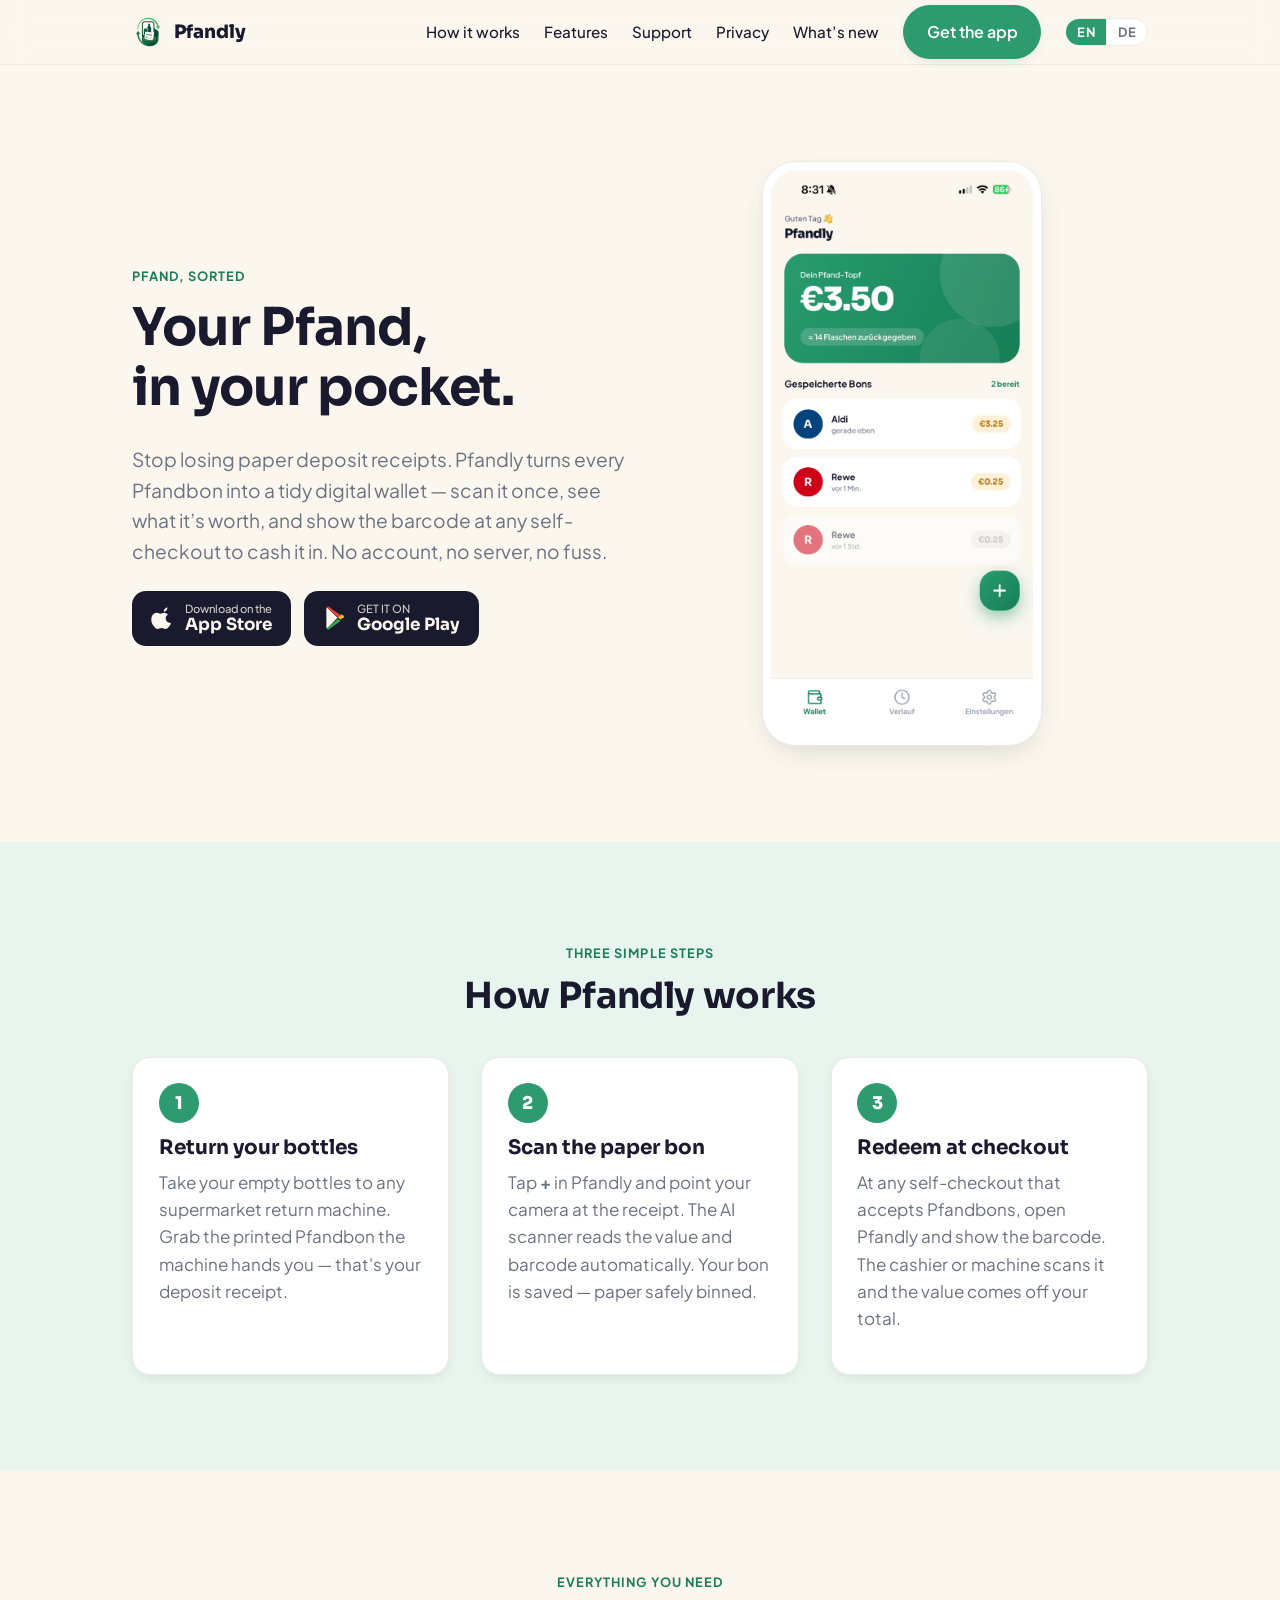
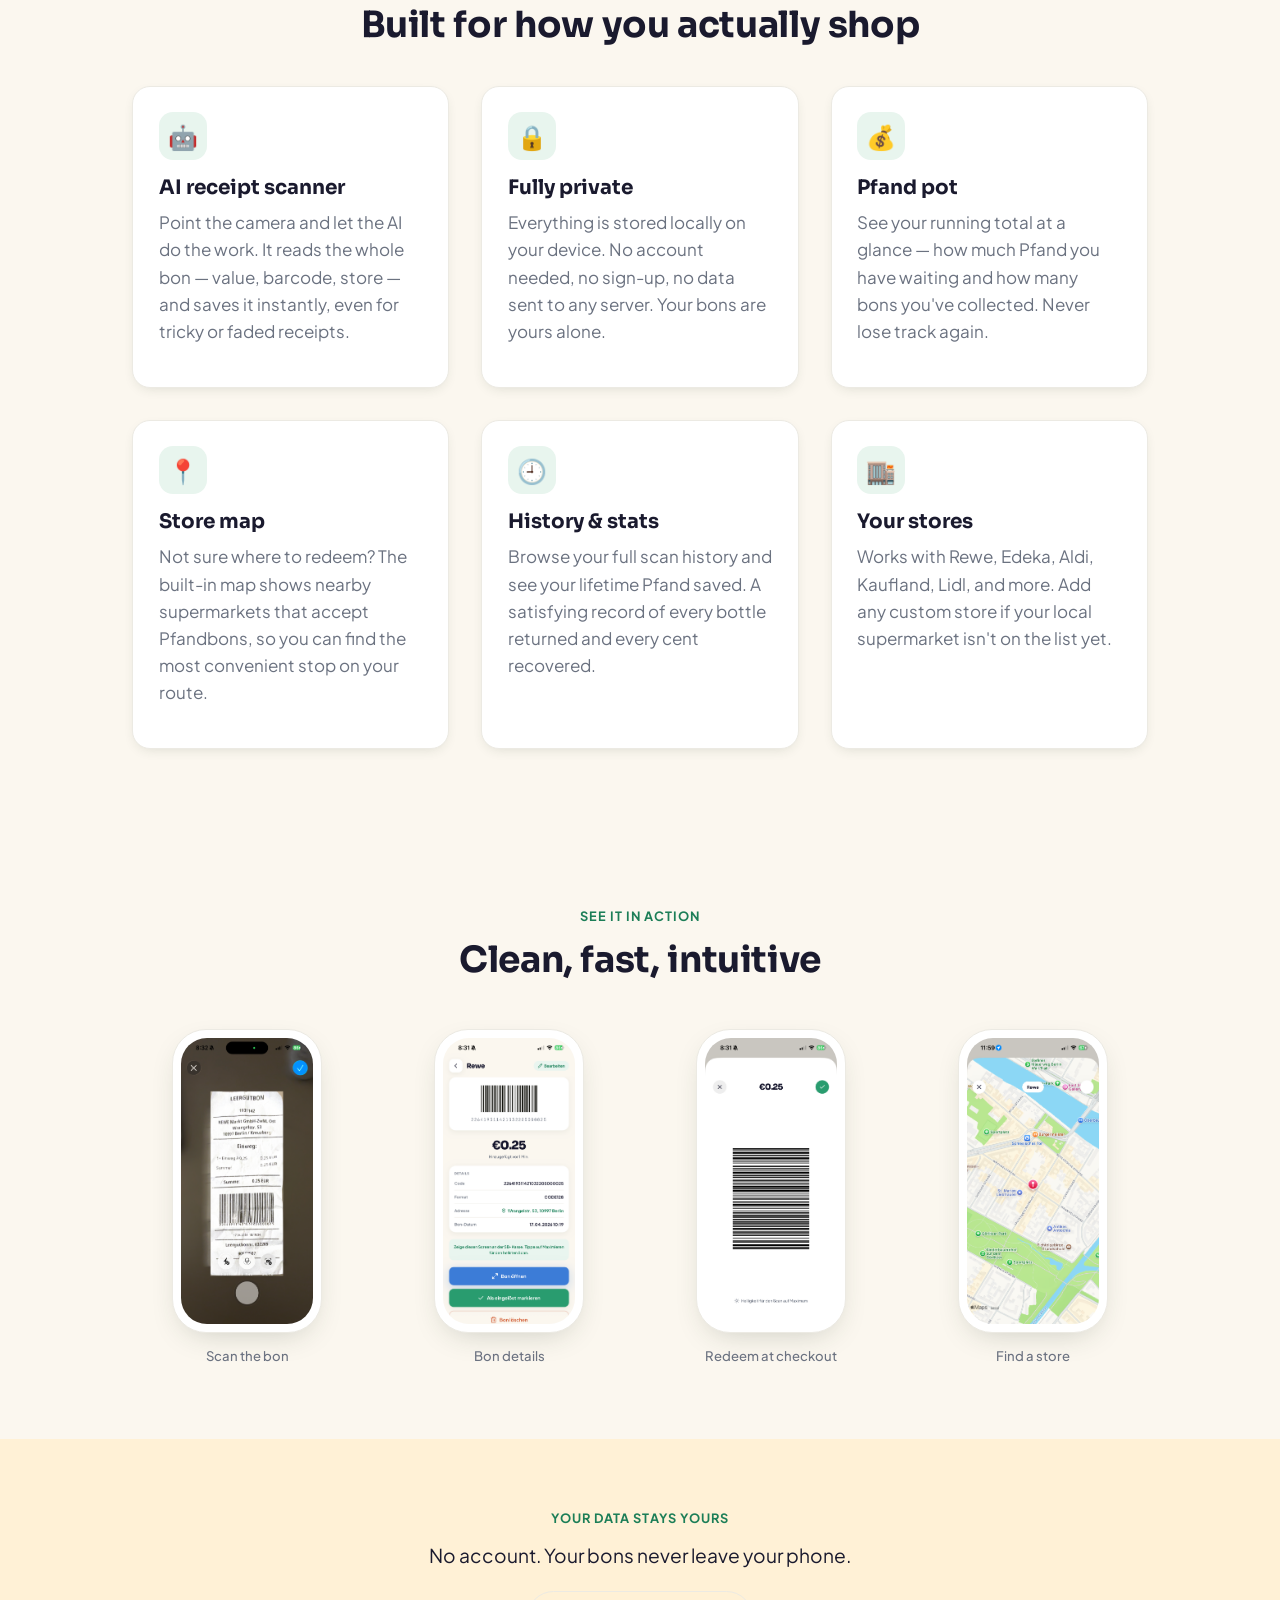
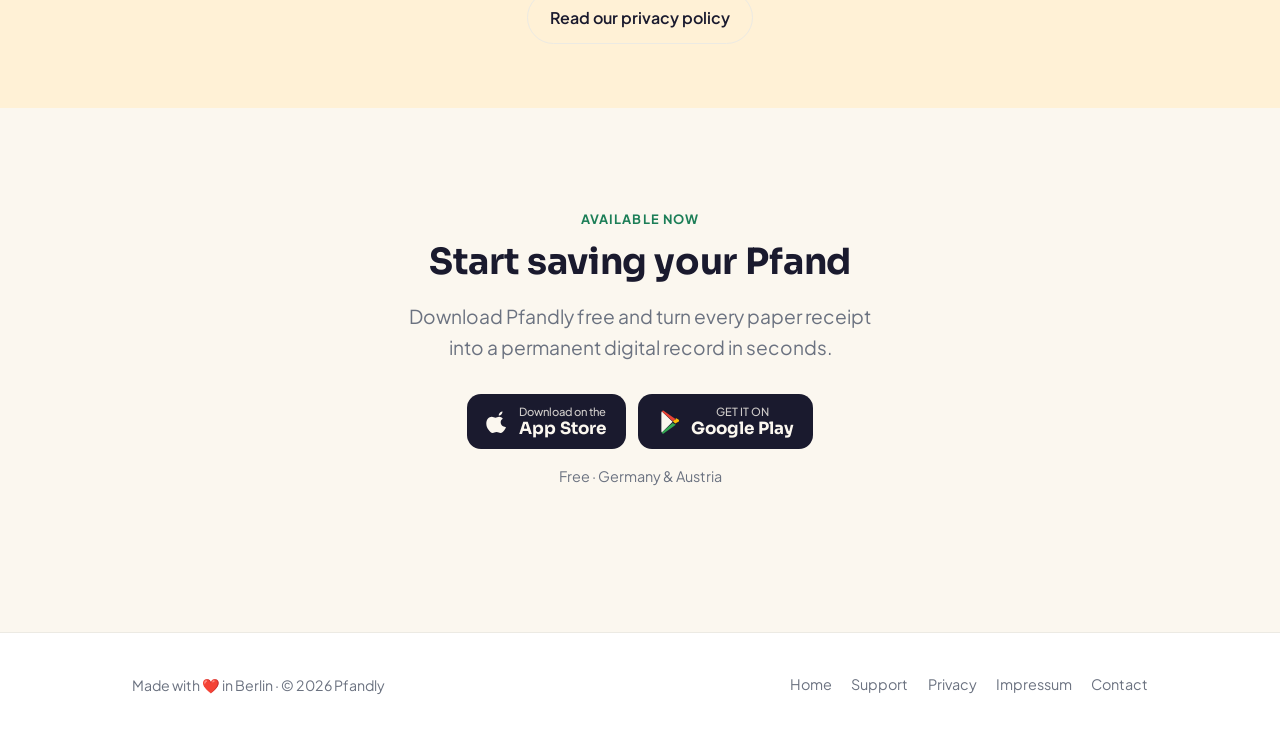
<file: index.html>
<!DOCTYPE html>
<html lang="en">
<head>
<meta charset="utf-8">
<meta name="viewport" content="width=device-width, initial-scale=1">
<title>Pfandly — Your Pfand, in your pocket</title>
<meta name="description" content="Pfandly turns paper Pfandbons into a tidy wallet. Scan a deposit receipt, see what it's worth, redeem at any self-checkout. Private, no account. Germany &amp; Austria.">
<link rel="icon" href="assets/img/favicon.png">
<link rel="stylesheet" href="assets/css/styles.css">
<script src="assets/js/site.js"></script>
<link rel="canonical" href="https://pfandlybon.com/">
<meta name="robots" content="index, follow, max-image-preview:large">
<meta name="keywords" content="Pfand, Pfandbon, Leergut, deposit receipt, bottle deposit, wallet app, Germany, Austria, self-checkout, barcode scanner">
<meta property="og:title" content="Pfandly — Your Pfand, in your pocket">
<meta property="og:description" content="Scan paper Pfandbons into a tidy wallet and redeem at any self-checkout. Private, no account.">
<meta property="og:type" content="website">
<meta property="og:site_name" content="Pfandly">
<meta property="og:url" content="https://pfandlybon.com/">
<meta property="og:image" content="https://pfandlybon.com/assets/img/icon.png">
<meta property="og:image:width" content="1024">
<meta property="og:image:height" content="1024">
<meta property="og:image:alt" content="Pfandly app icon">
<meta property="og:locale" content="en">
<meta property="og:locale:alternate" content="de">
<meta name="twitter:card" content="summary_large_image">
<meta name="twitter:title" content="Pfandly — Your Pfand, in your pocket">
<meta name="twitter:description" content="Scan paper Pfandbons into a tidy wallet and redeem at any self-checkout. Private, no account.">
<meta name="twitter:image" content="https://pfandlybon.com/assets/img/icon.png">
<meta name="theme-color" content="#FBF7EF">
<script type="application/ld+json">
{
  "@context": "https://schema.org",
  "@graph": [
    {
      "@type": "Organization",
      "@id": "https://pfandlybon.com/#org",
      "name": "Pfandly",
      "url": "https://pfandlybon.com/",
      "logo": {
        "@type": "ImageObject",
        "url": "https://pfandlybon.com/assets/img/logo.png",
        "width": 1024,
        "height": 1024
      },
      "sameAs": [
        "https://apps.apple.com/us/app/pfandly/id6775028704",
        "https://play.google.com/store/apps/details?id=com.wyo.pfandly"
      ]
    },
    {
      "@type": "WebSite",
      "@id": "https://pfandlybon.com/#website",
      "url": "https://pfandlybon.com/",
      "name": "Pfandly",
      "description": "Pfandly turns paper Pfandbons into a tidy digital wallet. Scan a deposit receipt, see what it's worth, redeem at any self-checkout.",
      "publisher": { "@id": "https://pfandlybon.com/#org" },
      "inLanguage": ["en", "de"]
    },
    {
      "@type": "MobileApplication",
      "@id": "https://pfandlybon.com/#app",
      "name": "Pfandly",
      "operatingSystem": "iOS, Android",
      "applicationCategory": "UtilitiesApplication",
      "url": "https://pfandlybon.com/",
      "description": "Scan paper Pfandbons into a tidy digital wallet and redeem at any self-checkout. Private, no account, works in Germany and Austria.",
      "inLanguage": ["en", "de"],
      "publisher": { "@id": "https://pfandlybon.com/#org" },
      "downloadUrl": "https://apps.apple.com/us/app/pfandly/id6775028704",
      "installUrl": "https://apps.apple.com/us/app/pfandly/id6775028704",
      "screenshot": "https://pfandlybon.com/assets/screens/1-wallet.png",
      "featureList": [
        "AI receipt scanner",
        "Fully private, on-device storage",
        "Pfand pot running total",
        "Store map",
        "History and stats"
      ],
      "offers": {
        "@type": "Offer",
        "price": "0",
        "priceCurrency": "EUR"
      }
    }
  ]
}
</script>
<style>
  /* page-specific tweaks only */
  .hero__grid {
    align-items: center;
  }
  .hero__phone {
    display: flex;
    justify-content: center;
  }
  @media (max-width: 860px) {
    .hero__phone {
      order: -1;
    }
  }
  .screenshot-row {
    display: grid;
    grid-template-columns: repeat(4, 1fr);
    gap: var(--gap);
    align-items: end;
  }
  @media (max-width: 860px) {
    .screenshot-row {
      grid-template-columns: repeat(2, 1fr);
    }
  }
  @media (max-width: 480px) {
    .screenshot-row {
      grid-template-columns: 1fr 1fr;
    }
  }
  .screenshot-item {
    text-align: center;
  }
  .screenshot-item figcaption {
    margin-top: .75rem;
    font-size: .82rem;
    color: var(--grey);
    font-weight: 500;
  }
  .privacy-band {
    padding-block: clamp(2.5rem, 6vw, 4rem);
  }
  .privacy-band p {
    font-size: 1.2rem;
    max-width: 560px;
    margin-inline: auto;
    margin-bottom: 1.25rem;
  }
  .cta-note {
    margin-top: 1rem;
    font-size: .9rem;
    color: var(--grey);
  }
  .badges.center-badges {
    justify-content: center;
  }
</style>
</head>
<body>

<nav class="nav"><div class="container nav__inner">
  <a class="nav__brand" href="index.html"><img src="assets/img/icon.png" alt="Pfandly logo">Pfandly</a>
  <button class="nav__toggle" aria-label="Menu" aria-expanded="false" aria-controls="navmenu"><span></span></button>
  <div class="nav__links" id="navmenu">
    <a href="index.html#how" data-i18n="nav.how">How it works</a>
    <a href="index.html#features" data-i18n="nav.features">Features</a>
    <a href="support-en.html" data-nav-support data-i18n="nav.support">Support</a>
    <a href="privacy.html" data-i18n="nav.privacy">Privacy</a>
    <a href="changelog-en.html" data-nav-changelog data-i18n="nav.changelog">What’s new</a>
    <a class="btn btn--primary" href="index.html#get" data-i18n="nav.get">Get the app</a>
    <div class="lang-switch" role="group" aria-label="Language">
      <button type="button" data-lang="en">EN</button>
      <button type="button" data-lang="de">DE</button>
    </div>
  </div>
</div></nav>

<main>

  <!-- ===== 1. HERO ===== -->
  <header class="section">
    <div class="container">
      <div class="grid grid--2 hero__grid">
        <div>
          <span class="eyebrow" data-i18n="hero.eyebrow">Pfand, sorted</span>
          <h1 data-i18n="hero.h1" data-i18n-html>Your Pfand,<br>in your pocket.</h1>
          <p class="lead" data-i18n="hero.lead">Stop losing paper deposit receipts. Pfandly turns every Pfandbon into a tidy digital wallet — scan it once, see what it's worth, and show the barcode at any self-checkout to cash it in. No account, no server, no fuss.</p>
          <div class="badges" style="margin-top: 1.5rem;">
            <a class="badge" href="https://apps.apple.com/us/app/pfandly/id6775028704" aria-label="Download on the App Store">
              <svg viewBox="0 0 24 24" fill="currentColor" aria-hidden="true"><path d="M16.5 1.5c.1 1-.3 2-1 2.8-.7.8-1.8 1.4-2.8 1.3-.1-1 .4-2 1-2.7.7-.8 1.9-1.4 2.8-1.4zM20 17.3c-.5 1.2-.8 1.7-1.5 2.7-1 1.4-2.3 3.1-4 3.1-1.5 0-1.9-1-3.9-1-2 0-2.5 1-3.9 1-1.7 0-3-1.6-4-3C-.2 16.9-.5 11.4 2 8.6c1-1.1 2.4-1.8 3.8-1.8 1.5 0 2.4 1 3.7 1 1.2 0 2-1 3.7-1 1.3 0 2.6.7 3.6 1.9-3.1 1.7-2.6 6.2.2 7.6z"/></svg>
              <span><small>Download on the</small><strong>App Store</strong></span>
            </a>
            <a class="badge" href="https://play.google.com/store/apps/details?id=com.wyo.pfandly" aria-label="Get it on Google Play">
              <svg viewBox="0 0 24 24" aria-hidden="true"><path fill="#34A853" d="M3.6 2.2 13 11.6l-2.6 2.6z" transform="translate(0 0)"/><path fill="currentColor" d="M3.9 1.6c-.3.2-.5.6-.5 1.1v18.6c0 .5.2.9.5 1.1l10.7-10.7L3.9 1.6z"/><path fill="#FBBC04" d="M17.8 9.3 14.6 11l2.6 2.6 3.2-1.8c.9-.5.9-1.9 0-2.4l-2.6-1.5z"/><path fill="#EA4335" d="M3.9 1.6 14.6 11 17.8 9.3 5.6.7C5 .4 4.4.4 3.9 1.6z"/><path fill="#34A853" d="M3.9 22.4 14.6 13l3.2 1.8-12.2 8.6c-.6.4-1.2.4-1.7-.9z"/></svg>
              <span><small>GET IT ON</small><strong>Google Play</strong></span>
            </a>
          </div>
        </div>
        <div class="hero__phone">
          <div class="phone">
            <img src="assets/screens/1-wallet.png" alt="Pfandly wallet screen showing saved Pfandbons and running total">
          </div>
        </div>
      </div>
    </div>
  </header>

  <!-- ===== 2. HOW IT WORKS ===== -->
  <section id="how" class="band section">
    <div class="container">
      <div class="center" style="margin-bottom: 2.5rem;">
        <span class="eyebrow" data-i18n="how.eyebrow">Three simple steps</span>
        <h2 data-i18n="how.title">How Pfandly works</h2>
      </div>
      <div class="grid grid--3">
        <div class="card">
          <div class="step__num">1</div>
          <h3 data-i18n="how.s1.t">Return your bottles</h3>
          <p class="muted">Take your empty bottles to any supermarket return machine. Grab the printed Pfandbon the machine hands you — that's your deposit receipt.</p>
        </div>
        <div class="card">
          <div class="step__num">2</div>
          <h3 data-i18n="how.s2.t">Scan the paper bon</h3>
          <p class="muted">Tap <strong>+</strong> in Pfandly and point your camera at the receipt. The AI scanner reads the value and barcode automatically. Your bon is saved — paper safely binned.</p>
        </div>
        <div class="card">
          <div class="step__num">3</div>
          <h3 data-i18n="how.s3.t">Redeem at checkout</h3>
          <p class="muted">At any self-checkout that accepts Pfandbons, open Pfandly and show the barcode. The cashier or machine scans it and the value comes off your total.</p>
        </div>
      </div>
    </div>
  </section>

  <!-- ===== 3. FEATURES ===== -->
  <section id="features" class="section">
    <div class="container">
      <div class="center" style="margin-bottom: 2.5rem;">
        <span class="eyebrow" data-i18n="feat.eyebrow">Everything you need</span>
        <h2 data-i18n="feat.title">Built for how you actually shop</h2>
      </div>
      <div class="grid grid--3">
        <div class="card">
          <div class="chip" aria-hidden="true">🤖</div>
          <h3 data-i18n="feat.ai.t">AI receipt scanner</h3>
          <p class="muted">Point the camera and let the AI do the work. It reads the whole bon — value, barcode, store — and saves it instantly, even for tricky or faded receipts.</p>
        </div>
        <div class="card">
          <div class="chip" aria-hidden="true">🔒</div>
          <h3 data-i18n="feat.priv.t">Fully private</h3>
          <p class="muted">Everything is stored locally on your device. No account needed, no sign-up, no data sent to any server. Your bons are yours alone.</p>
        </div>
        <div class="card">
          <div class="chip" aria-hidden="true">💰</div>
          <h3 data-i18n="feat.pot.t">Pfand pot</h3>
          <p class="muted">See your running total at a glance — how much Pfand you have waiting and how many bons you've collected. Never lose track again.</p>
        </div>
        <div class="card">
          <div class="chip" aria-hidden="true">📍</div>
          <h3 data-i18n="feat.map.t">Store map</h3>
          <p class="muted">Not sure where to redeem? The built-in map shows nearby supermarkets that accept Pfandbons, so you can find the most convenient stop on your route.</p>
        </div>
        <div class="card">
          <div class="chip" aria-hidden="true">🕘</div>
          <h3 data-i18n="feat.hist.t">History &amp; stats</h3>
          <p class="muted">Browse your full scan history and see your lifetime Pfand saved. A satisfying record of every bottle returned and every cent recovered.</p>
        </div>
        <div class="card">
          <div class="chip" aria-hidden="true">🏬</div>
          <h3 data-i18n="feat.stores.t">Your stores</h3>
          <p class="muted">Works with Rewe, Edeka, Aldi, Kaufland, Lidl, and more. Add any custom store if your local supermarket isn't on the list yet.</p>
        </div>
      </div>
    </div>
  </section>

  <!-- ===== 4. SCREENSHOT SHOWCASE ===== -->
  <section class="section--tight">
    <div class="container">
      <div class="center" style="margin-bottom: 2rem;">
        <span class="eyebrow" data-i18n="show.eyebrow">See it in action</span>
        <h2 data-i18n="show.title">Clean, fast, intuitive</h2>
      </div>
      <div class="screenshot-row">
        <figure class="screenshot-item">
          <div class="phone">
            <img src="assets/screens/2-scan.png" alt="Pfandly camera screen scanning a paper Pfandbon receipt">
          </div>
          <figcaption data-i18n="show.cap1">Scan the bon</figcaption>
        </figure>
        <figure class="screenshot-item">
          <div class="phone">
            <img src="assets/screens/3-bon-detail.png" alt="Pfandly bon detail screen showing value and barcode of a saved receipt">
          </div>
          <figcaption data-i18n="show.cap2">Bon details</figcaption>
        </figure>
        <figure class="screenshot-item">
          <div class="phone">
            <img src="assets/screens/4-redeem.png" alt="Pfandly redemption screen showing barcode to scan at self-checkout">
          </div>
          <figcaption data-i18n="show.cap3">Redeem at checkout</figcaption>
        </figure>
        <figure class="screenshot-item">
          <div class="phone">
            <img src="assets/screens/5-map.png" alt="Pfandly store map showing nearby supermarkets that accept Pfandbons">
          </div>
          <figcaption data-i18n="show.cap4">Find a store</figcaption>
        </figure>
      </div>
    </div>
  </section>

  <!-- ===== 5. PRIVACY TEASER ===== -->
  <section class="band--honey privacy-band center">
    <div class="container">
      <span class="eyebrow" data-i18n="pteaser.eyebrow">Your data stays yours</span>
      <p data-i18n="pteaser.text">No account. Your bons never leave your phone.</p>
      <a href="privacy.html" class="btn btn--ghost" data-i18n="pteaser.btn">Read our privacy policy</a>
    </div>
  </section>

  <!-- ===== 6. GET THE APP CTA ===== -->
  <section id="get" class="section center">
    <div class="container">
      <span class="eyebrow" data-i18n="cta.eyebrow">Available now</span>
      <h2 data-i18n="cta.title">Start saving your Pfand</h2>
      <p class="lead" style="max-width: 480px; margin-inline: auto; margin-bottom: 2rem;" data-i18n="cta.lead">Download Pfandly free and turn every paper receipt into a permanent digital record in seconds.</p>
      <div class="badges center-badges">
        <a class="badge" href="https://apps.apple.com/us/app/pfandly/id6775028704" aria-label="Download on the App Store">
          <svg viewBox="0 0 24 24" fill="currentColor" aria-hidden="true"><path d="M16.5 1.5c.1 1-.3 2-1 2.8-.7.8-1.8 1.4-2.8 1.3-.1-1 .4-2 1-2.7.7-.8 1.9-1.4 2.8-1.4zM20 17.3c-.5 1.2-.8 1.7-1.5 2.7-1 1.4-2.3 3.1-4 3.1-1.5 0-1.9-1-3.9-1-2 0-2.5 1-3.9 1-1.7 0-3-1.6-4-3C-.2 16.9-.5 11.4 2 8.6c1-1.1 2.4-1.8 3.8-1.8 1.5 0 2.4 1 3.7 1 1.2 0 2-1 3.7-1 1.3 0 2.6.7 3.6 1.9-3.1 1.7-2.6 6.2.2 7.6z"/></svg>
          <span><small>Download on the</small><strong>App Store</strong></span>
        </a>
        <a class="badge" href="https://play.google.com/store/apps/details?id=com.wyo.pfandly" aria-label="Get it on Google Play">
          <svg viewBox="0 0 24 24" aria-hidden="true"><path fill="#34A853" d="M3.6 2.2 13 11.6l-2.6 2.6z" transform="translate(0 0)"/><path fill="currentColor" d="M3.9 1.6c-.3.2-.5.6-.5 1.1v18.6c0 .5.2.9.5 1.1l10.7-10.7L3.9 1.6z"/><path fill="#FBBC04" d="M17.8 9.3 14.6 11l2.6 2.6 3.2-1.8c.9-.5.9-1.9 0-2.4l-2.6-1.5z"/><path fill="#EA4335" d="M3.9 1.6 14.6 11 17.8 9.3 5.6.7C5 .4 4.4.4 3.9 1.6z"/><path fill="#34A853" d="M3.9 22.4 14.6 13l3.2 1.8-12.2 8.6c-.6.4-1.2.4-1.7-.9z"/></svg>
          <span><small>GET IT ON</small><strong>Google Play</strong></span>
        </a>
      </div>
      <p class="cta-note muted" data-i18n="cta.note">Free &middot; Germany &amp; Austria</p>
    </div>
  </section>

</main>

<footer class="footer"><div class="container footer__inner">
  <small data-i18n="foot.made">Made with ❤️ in Berlin · © 2026 Pfandly</small>
  <div class="footer__links">
    <a href="index.html" data-i18n="foot.home">Home</a>
    <a href="support-en.html" data-nav-support data-i18n="foot.support">Support</a>
    <a href="privacy.html" data-i18n="foot.privacy">Privacy</a>
    <a href="impressum.html" data-i18n="foot.impressum">Impressum</a>
    <a href="mailto:support@pfandlybon.com" data-i18n="foot.contact">Contact</a>
  </div>
</div></footer>
</body>
</html>
</file>
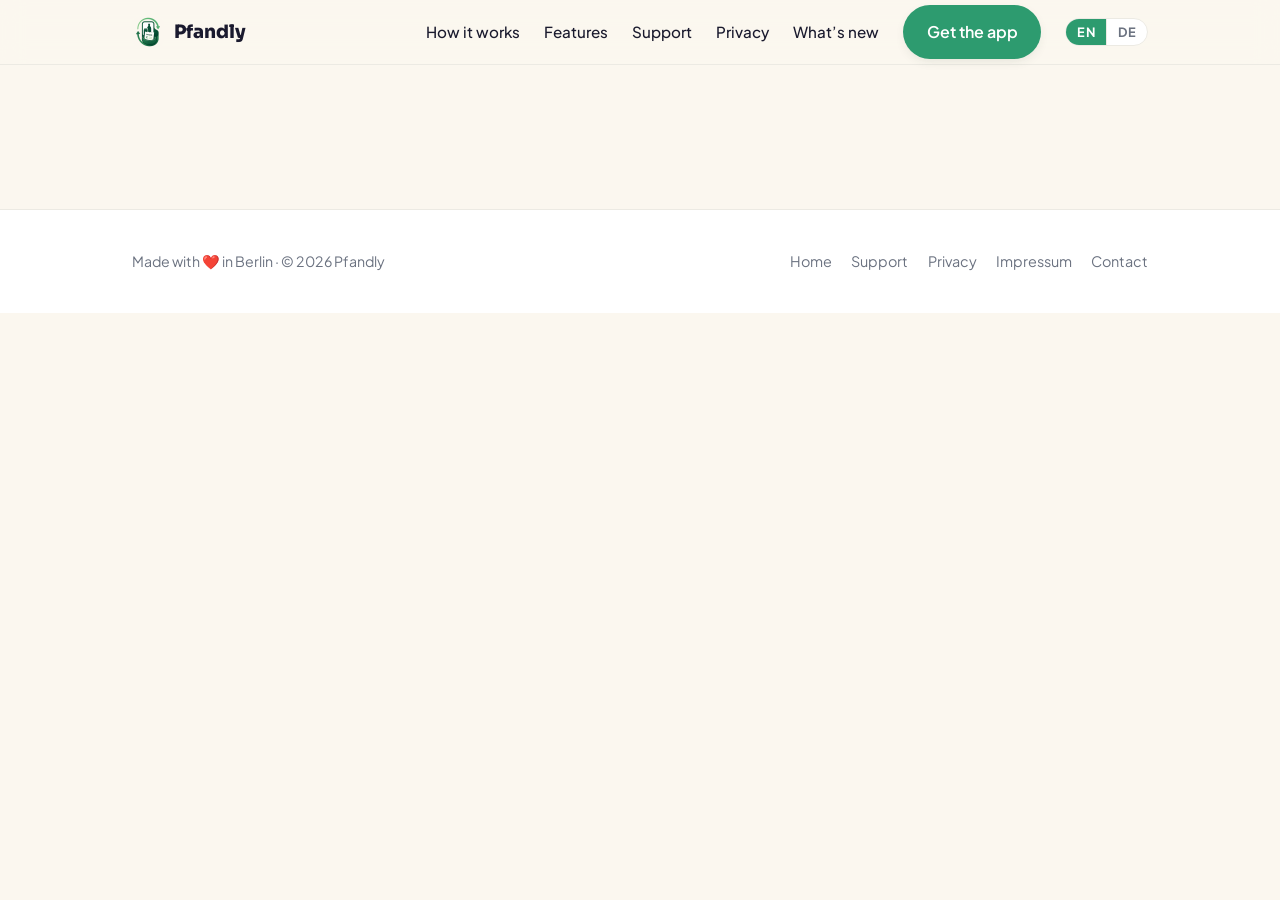
<file: i/index.html>
<!DOCTYPE html>
<html lang="en">
<head>
  <meta charset="utf-8">
  <meta name="viewport" content="width=device-width, initial-scale=1">
  <title>A Pfand for you — Pfandly</title>
  <meta name="description" content="A friend sent you a Pfand deposit. Show the barcode at any self-checkout to claim it, or get Pfandly to save it.">
  <meta name="robots" content="noindex">
  <link rel="icon" href="../assets/img/favicon.png">
  <link rel="stylesheet" href="../assets/css/styles.css">
<script src="../assets/js/site.js"></script>
  <meta property="og:title" content="A friend sent you a Pfand 🍾">
  <meta property="og:description" content="Show the barcode at any self-checkout to claim the deposit.">
  <meta property="og:type" content="website">
  <meta property="og:image" content="https://pfandlybon.com/assets/img/icon.png">
  <meta name="theme-color" content="#FBF7EF">
  <script src="../assets/js/jsbarcode.all.min.js"></script>
  <style>
    .amount {
      font-family: var(--font-head);
      font-size: clamp(2.8rem, 8vw, 4rem);
      font-weight: 800;
      color: var(--green);
      letter-spacing: -0.03em;
      line-height: 1;
      margin: .5rem 0 .4rem;
    }
    .bon-meta {
      font-size: 1.05rem;
      color: var(--grey);
      margin-bottom: 1.5rem;
    }
    .bon-meta strong { color: var(--ink); }
    .barcode-panel {
      background: #fff;
      border: 1px solid var(--line);
      border-radius: var(--radius-sm);
      padding: 1.5rem 1rem;
      display: flex;
      flex-direction: column;
      align-items: center;
      gap: .6rem;
      margin-bottom: 1rem;
    }
    .barcode-panel svg { max-width: 100%; }
    .barcode-fallback {
      font-family: monospace;
      font-size: 1.4rem;
      letter-spacing: .12em;
      color: var(--ink);
      word-break: break-all;
      text-align: center;
      padding: 1rem;
    }
    .redeem-caption {
      font-size: .9rem;
      color: var(--grey);
      text-align: center;
      margin-bottom: 1.5rem;
    }
    .get-app-label {
      font-size: .9rem;
      color: var(--grey);
      text-align: center;
      margin: 1.2rem 0 .8rem;
    }
    .action-buttons {
      display: flex;
      flex-direction: column;
      gap: .8rem;
      align-items: stretch;
    }
    .badges--center {
      justify-content: center;
    }
    #bon-card { max-width: 520px; margin-inline: auto; }
    #error-card { max-width: 520px; margin-inline: auto; display: none; }
  </style>
</head>
<body>

<!-- NAV -->
<nav class="nav"><div class="container nav__inner">
  <a class="nav__brand" href="../index.html"><img src="../assets/img/icon.png" alt="Pfandly logo">Pfandly</a>
  <button class="nav__toggle" aria-label="Menu" aria-expanded="false" aria-controls="navmenu"><span></span></button>
  <div class="nav__links" id="navmenu">
    <a href="../index.html#how" data-i18n="nav.how">How it works</a>
    <a href="../index.html#features" data-i18n="nav.features">Features</a>
    <a href="../support-en.html" data-nav-support data-i18n="nav.support">Support</a>
    <a href="../privacy.html" data-i18n="nav.privacy">Privacy</a>
    <a href="../changelog-en.html" data-nav-changelog data-i18n="nav.changelog">What’s new</a>
    <a class="btn btn--primary" href="../index.html#get" data-i18n="nav.get">Get the app</a>
    <div class="lang-switch" role="group" aria-label="Language">
      <button type="button" data-lang="en">EN</button>
      <button type="button" data-lang="de">DE</button>
    </div>
  </div>
</div></nav>

<!-- MAIN -->
<main>
  <div class="container section--tight">

    <!-- BON CARD (shown when fragment is valid) -->
    <div id="bon-card" class="card">
      <div style="text-align:center;">
        <span class="pill" data-i18n="claim.pill">A friend sent you a Pfand 🍾</span>
        <div class="amount" id="bon-amount">€0.00</div>
        <p class="bon-meta" id="bon-meta">from <strong id="bon-store"></strong></p>
      </div>

      <div class="barcode-panel">
        <svg id="barcode"></svg>
        <div id="barcode-fallback" class="barcode-fallback hidden"></div>
      </div>

      <p class="redeem-caption" data-i18n="claim.redeem">Show this barcode at any self-checkout to redeem the deposit.</p>

      <div class="action-buttons">
        <a class="btn btn--primary btn--lg" id="openApp" href="javascript:void(0)" data-i18n="claim.open">Open in Pfandly</a>
      </div>

      <p class="get-app-label" data-i18n="claim.getlabel">Don't have the app? Get Pfandly to save &amp; manage it.</p>

      <div class="badges badges--center">
        <!-- App Store -->
        <a class="badge" href="https://apps.apple.com/us/app/pfandly/id6775028704" target="_blank" rel="noopener">
          <svg viewBox="0 0 24 24" fill="currentColor" aria-hidden="true"><path d="M18.71 19.5c-.83 1.24-1.71 2.45-3.05 2.47-1.34.03-1.77-.79-3.29-.79-1.53 0-2 .77-3.27.82-1.31.05-2.3-1.32-3.14-2.53C4.25 17 2.94 12.45 4.7 9.39c.87-1.52 2.43-2.48 4.12-2.51 1.28-.02 2.5.87 3.29.87.78 0 2.26-1.07 3.8-.91.65.03 2.47.26 3.64 1.98-.09.06-2.17 1.28-2.15 3.81.03 3.02 2.65 4.03 2.68 4.04-.03.07-.42 1.44-1.38 2.83M13 3.5c.73-.83 1.94-1.46 2.94-1.5.13 1.17-.34 2.35-1.04 3.19-.69.85-1.83 1.51-2.95 1.42-.15-1.15.41-2.35 1.05-3.11z"/></svg>
          <span>
            <small data-i18n="badge.appstore.small">Download on the</small>
            <strong data-i18n="badge.appstore.strong">App Store</strong>
          </span>
        </a>
        <!-- Google Play -->
        <a class="badge" href="https://play.google.com/store/apps/details?id=com.wyo.pfandly" target="_blank" rel="noopener">
          <svg viewBox="0 0 24 24" fill="currentColor" aria-hidden="true"><path d="M3.18 23.76c.35.2.74.24 1.1.14l.06-.03 10.5-6.07-2.3-2.3-9.36 8.26zm-1.1-20.5C1.93 3.6 2 3.97 2.2 4.27l9.44 9.44-2.28 2.28L2.08 5.54c-.2-.3-.18-.67.0-1.28zM20.3 10.3l-2.15-1.24L15.6 11.6l2.28 2.28 2.44-1.41c.7-.4.7-1.77-.02-2.17zM4.28.1C3.92 0 3.53.04 3.18.24L12.54 9.6l2.3-2.3L4.34.13l-.06-.03z"/></svg>
          <span>
            <small data-i18n="badge.play.small">Get it on</small>
            <strong data-i18n="badge.play.strong">Google Play</strong>
          </span>
        </a>
      </div>
    </div>

    <!-- ERROR CARD (shown on bad/missing fragment) -->
    <div id="error-card" class="card" style="text-align:center;">
      <div class="chip" style="margin-inline:auto;">⚠️</div>
      <h2 style="margin-bottom:.5rem;" data-i18n="claim.err.t">This link looks broken</h2>
      <p class="muted" data-i18n="claim.err.b">The link appears to be empty or invalid. Ask your friend to share it again from the Pfandly app.</p>
      <a class="btn btn--primary btn--lg" href="../index.html" style="margin-top:1rem;" data-i18n="claim.err.btn">Go to Pfandly</a>
    </div>

  </div>
</main>

<!-- FOOTER -->
<footer class="footer"><div class="container footer__inner">
  <small data-i18n="foot.made">Made with ❤️ in Berlin · © 2026 Pfandly</small>
  <div class="footer__links">
    <a href="../index.html" data-i18n="foot.home">Home</a>
    <a href="../support-en.html" data-nav-support data-i18n="foot.support">Support</a>
    <a href="../privacy.html" data-i18n="foot.privacy">Privacy</a>
    <a href="../impressum.html" data-i18n="foot.impressum">Impressum</a>
    <a href="mailto:support@pfandlybon.com" data-i18n="foot.contact">Contact</a>
  </div>
</div></footer>

<script>
  // Step 1: Read location.hash, strip leading '#'.
  var rawHash = location.hash.slice(1);

  var bonCard   = document.getElementById('bon-card');
  var errorCard = document.getElementById('error-card');

  function showError() {
    bonCard.style.display  = 'none';
    errorCard.style.display = '';
  }

  if (!rawHash) {
    showError();
  } else {
    try {
      // Step 2: base64url → base64 → binary string → UTF-8 → JSON
      var b64 = rawHash.replace(/-/g, '+').replace(/_/g, '/');
      // Pad to a multiple of 4
      while (b64.length % 4) b64 += '=';
      var jsonStr = decodeURIComponent(escape(atob(b64)));
      var bon = JSON.parse(jsonStr);

      // Step 3: Validate required fields
      if (
        typeof bon.s !== 'string' || !bon.s ||
        typeof bon.v !== 'number' ||
        typeof bon.c !== 'string' || !bon.c
      ) {
        showError();
      } else {

        // Step 4: amount + meta, rendered via PfI18n so it follows EN/DE.
        window.__bon = bon; // stash for re-render on language switch
        renderBonMeta();

        // Step 5: Render barcode
        var fmtMap = {
          CODE128: 'CODE128', EAN13: 'EAN13', EAN8: 'EAN8',
          CODE39:  'CODE39',  ITF: 'ITF',     ITF14: 'ITF14',
          UPC:     'UPC',     codabar: 'codabar'
        };
        var bcFmt = fmtMap[bon.f] || 'CODE128';

        try {
          JsBarcode('#barcode', String(bon.c), {
            format:       bcFmt,
            width:        2,
            height:       90,
            displayValue: true,
            fontSize:     16,
            margin:       8
          });
        } catch (e1) {
          // Fallback to CODE128
          try {
            JsBarcode('#barcode', String(bon.c), {
              format:       'CODE128',
              width:        2,
              height:       90,
              displayValue: true,
              fontSize:     16,
              margin:       8
            });
          } catch (e2) {
            // Last resort: plain text code
            document.getElementById('barcode').style.display = 'none';
            var fb = document.getElementById('barcode-fallback');
            fb.textContent = bon.c;
            fb.classList.remove('hidden');
          }
        }

        // Step 6: Set the deep-link button href
        document.getElementById('openApp').href = 'pfandly://i#' + rawHash;
      }
    } catch (err) {
      // Parse / decode error
      showError();
    }
  }

  // Build the amount + "from STORE · N bottles · date" line in the active language.
  function renderBonMeta() {
    var bon = window.__bon; if (!bon) return;
    var lang = (window.PfI18n && PfI18n.lang) || "en";
    var t = (window.PfI18n && PfI18n.t) || function (k) { return k; };
    var loc = lang === "de" ? "de-DE" : "en-IE"; // both euro; en-IE => "€3.25"
    document.getElementById("bon-amount").textContent =
      new Intl.NumberFormat(loc, { style: "currency", currency: "EUR" }).format(bon.v);
    var meta = document.getElementById("bon-meta");
    var html = t("claim.from") + " <strong>" + escHtml(bon.s) + "</strong>";
    if (bon.n) html += " &nbsp;·&nbsp; " + bon.n + " " + t(bon.n === 1 ? "claim.bottle" : "claim.bottles");
    if (bon.d) html += " &nbsp;·&nbsp; " + escHtml(bon.d);
    meta.innerHTML = html;
  }
  // Re-render the dynamic line whenever the user flips EN/DE.
  window.PfOnLangChange = function () { renderBonMeta(); };

  // Minimal HTML-escape helper (for store name / date coming from the URL)
  function escHtml(str) {
    return String(str)
      .replace(/&/g, '&amp;')
      .replace(/</g, '&lt;')
      .replace(/>/g, '&gt;')
      .replace(/"/g, '&quot;');
  }
</script>

</body>
</html>
</file>
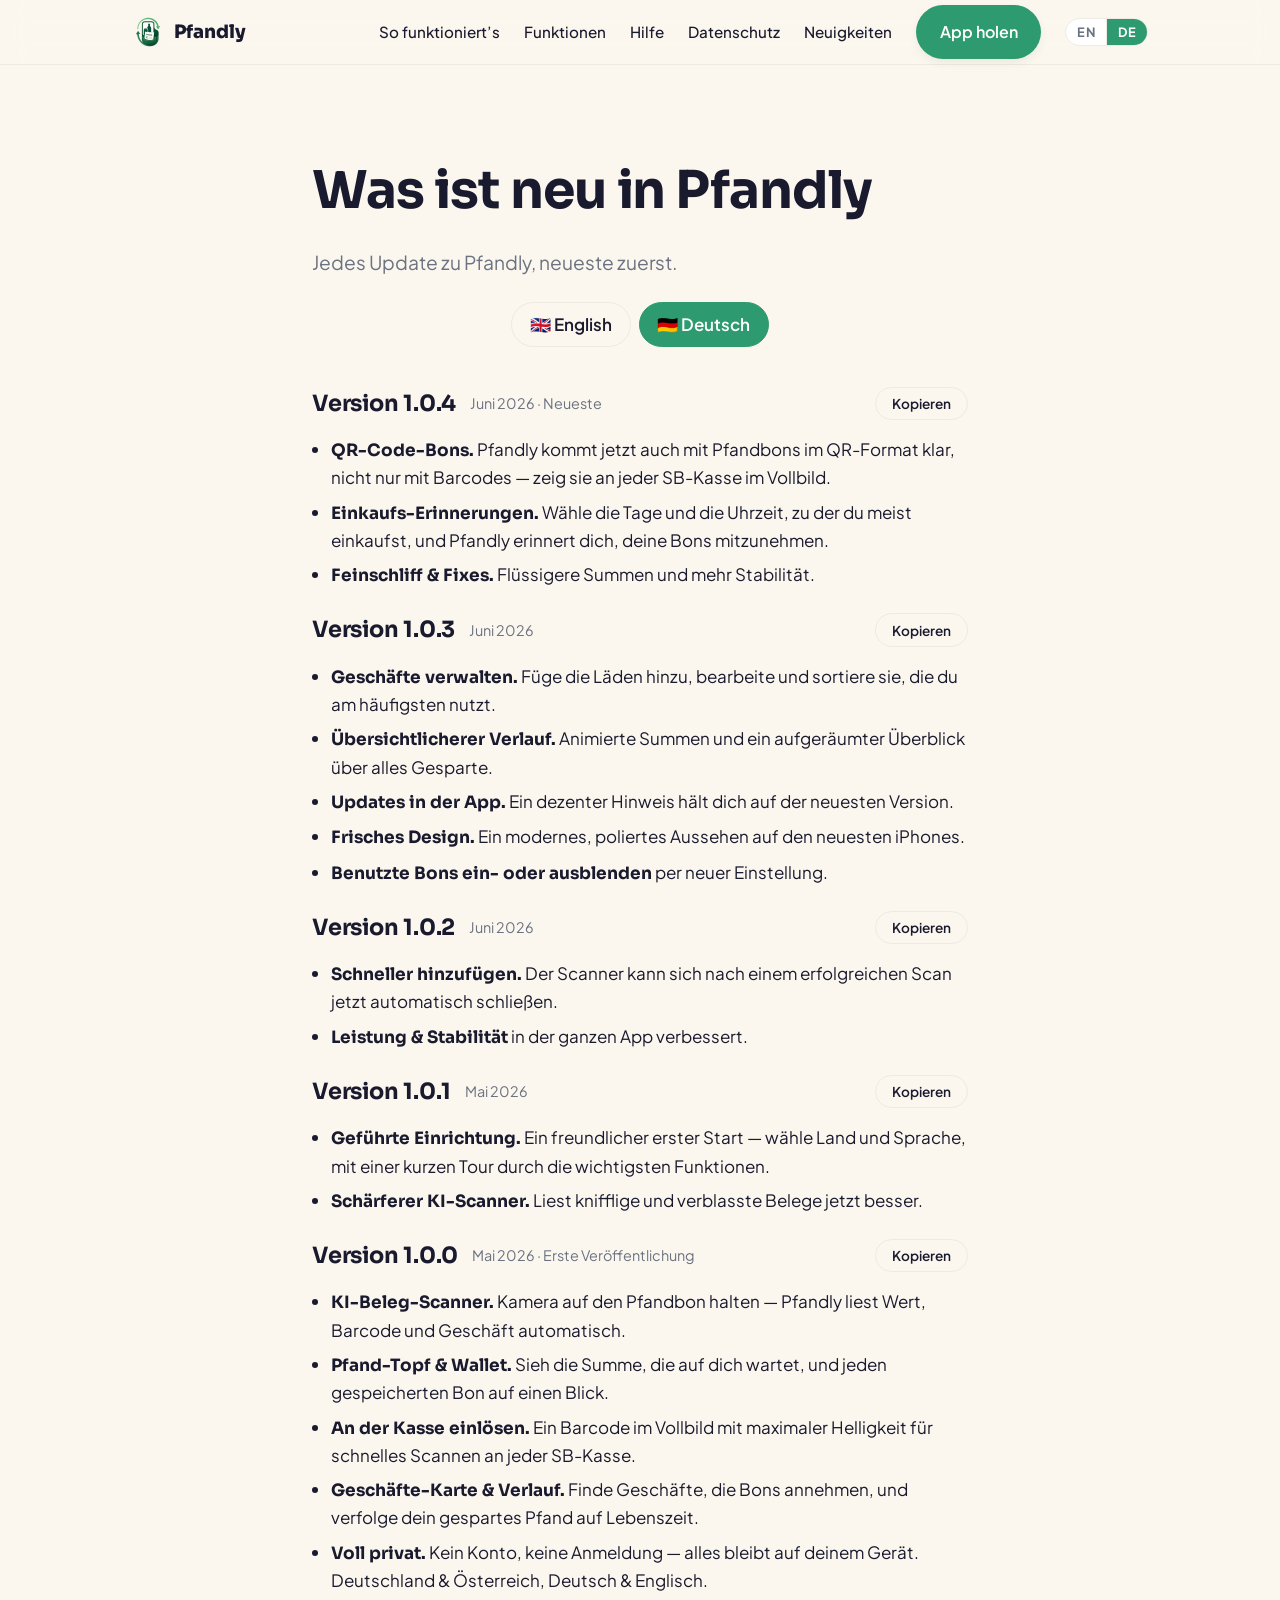
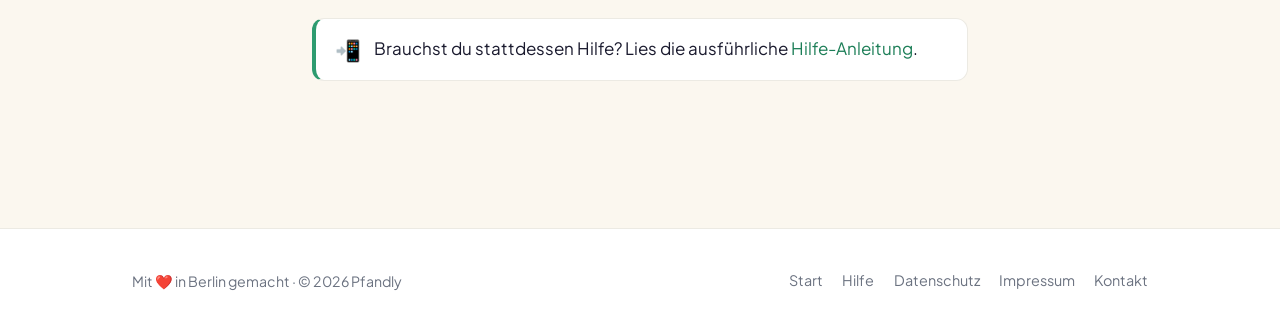
<file: changelog-de.html>
<!DOCTYPE html>
<html lang="de" data-page-lang="de">
<head>
<meta charset="utf-8">
<meta name="viewport" content="width=device-width, initial-scale=1">
<title>Neuigkeiten — Pfandly</title>
<meta name="description" content="Pfandly Änderungsprotokoll. Sieh, was in jeder Version der Pfandly-Pfand-Wallet-App neu ist.">
<link rel="icon" href="assets/img/favicon.png">
<link rel="stylesheet" href="assets/css/styles.css">
<script src="assets/js/site.js"></script>
<link rel="canonical" href="https://pfandlybon.com/changelog-de.html">
<meta name="robots" content="index, follow, max-image-preview:large">
<link rel="alternate" hreflang="en" href="https://pfandlybon.com/changelog-en.html">
<link rel="alternate" hreflang="de" href="https://pfandlybon.com/changelog-de.html">
<link rel="alternate" hreflang="x-default" href="https://pfandlybon.com/changelog-en.html">
<meta property="og:title" content="Neuigkeiten — Pfandly">
<meta property="og:description" content="Sieh, was in jeder Version der Pfandly-App neu ist.">
<meta property="og:type" content="website">
<meta property="og:site_name" content="Pfandly">
<meta property="og:url" content="https://pfandlybon.com/changelog-de.html">
<meta property="og:image" content="https://pfandlybon.com/assets/img/icon.png">
<meta property="og:locale" content="de">
<meta name="twitter:card" content="summary_large_image">
<meta name="twitter:title" content="Neuigkeiten — Pfandly">
<meta name="twitter:description" content="Sieh, was in jeder Version der Pfandly-App neu ist.">
<meta name="twitter:image" content="https://pfandlybon.com/assets/img/icon.png">
<meta name="theme-color" content="#FBF7EF">
</head>
<body>

<nav class="nav"><div class="container nav__inner">
  <a class="nav__brand" href="index.html"><img src="assets/img/icon.png" alt="Pfandly logo">Pfandly</a>
  <button class="nav__toggle" aria-label="Menu" aria-expanded="false" aria-controls="navmenu"><span></span></button>
  <div class="nav__links" id="navmenu">
    <a href="index.html#how" data-i18n="nav.how">So funktioniert’s</a>
    <a href="index.html#features" data-i18n="nav.features">Funktionen</a>
    <a href="support-de.html" data-nav-support data-i18n="nav.support">Hilfe</a>
    <a href="privacy.html" data-i18n="nav.privacy">Datenschutz</a>
    <a href="changelog-de.html" data-nav-changelog data-i18n="nav.changelog">Neuigkeiten</a>
    <a class="btn btn--primary" href="index.html#get" data-i18n="nav.get">App holen</a>
    <div class="lang-switch" role="group" aria-label="Sprache">
      <button type="button" data-lang="en">EN</button>
      <button type="button" data-lang="de">DE</button>
    </div>
  </div>
</div></nav>

<main class="container prose section">
  <h1>Was ist neu in Pfandly</h1>
  <p class="lead">Jedes Update zu Pfandly, neueste zuerst.</p>

  <nav class="langbar">
    <a href="changelog-en.html">🇬🇧 English</a>
    <a href="changelog-de.html" class="is-active">🇩🇪 Deutsch</a>
  </nav>

  <!-- ====================================================================
       NEUE VERSION HINZUFÜGEN
       1. Kopiere einen <section class="release">-Block unten.
       2. Aktualisiere Versionsnummer, Datum und Liste.
       3. Aktualisiere das versteckte <pre id="cl-de-XYZ"> mit DENSELBEN
          Notizen als reiner Text — genau das landet beim Kopieren in der
          Zwischenablage für das "Was ist neu"-Feld im App Store / Play.
       4. Setze data-copy des Buttons auf die id dieses pre.
       Halte diese DE-Datei mit changelog-en.html synchron.
       ==================================================================== -->

  <!-- ---------- v1.0.4 ---------- -->
  <section class="release">
    <div class="release__head">
      <h2 id="v1-0-4">Version 1.0.4</h2>
      <span class="release__date">Juni 2026 · Neueste</span>
      <button type="button" class="btn btn--ghost release__copy" data-copy="cl-de-104">Kopieren</button>
    </div>
    <ul>
      <li><strong>QR-Code-Bons.</strong> Pfandly kommt jetzt auch mit Pfandbons im QR-Format klar, nicht nur mit Barcodes — zeig sie an jeder SB-Kasse im Vollbild.</li>
      <li><strong>Einkaufs-Erinnerungen.</strong> Wähle die Tage und die Uhrzeit, zu der du meist einkaufst, und Pfandly erinnert dich, deine Bons mitzunehmen.</li>
      <li><strong>Feinschliff &amp; Fixes.</strong> Flüssigere Summen und mehr Stabilität.</li>
    </ul>
    <pre id="cl-de-104" class="hidden">• QR-Code-Bons — Pfandly kommt jetzt auch mit Pfandbons im QR-Format klar, nicht nur mit Barcodes. Zeig sie an jeder SB-Kasse im Vollbild.
• Einkaufs-Erinnerungen — Wähle die Tage und die Uhrzeit, zu der du meist einkaufst, und Pfandly erinnert dich, deine Bons mitzunehmen.
• Dazu flüssigere Summen und Stabilitätsverbesserungen.</pre>
  </section>

  <!-- ---------- v1.0.3 ---------- -->
  <section class="release">
    <div class="release__head">
      <h2 id="v1-0-3">Version 1.0.3</h2>
      <span class="release__date">Juni 2026</span>
      <button type="button" class="btn btn--ghost release__copy" data-copy="cl-de-103">Kopieren</button>
    </div>
    <ul>
      <li><strong>Geschäfte verwalten.</strong> Füge die Läden hinzu, bearbeite und sortiere sie, die du am häufigsten nutzt.</li>
      <li><strong>Übersichtlicherer Verlauf.</strong> Animierte Summen und ein aufgeräumter Überblick über alles Gesparte.</li>
      <li><strong>Updates in der App.</strong> Ein dezenter Hinweis hält dich auf der neuesten Version.</li>
      <li><strong>Frisches Design.</strong> Ein modernes, poliertes Aussehen auf den neuesten iPhones.</li>
      <li><strong>Benutzte Bons ein- oder ausblenden</strong> per neuer Einstellung.</li>
    </ul>
    <pre id="cl-de-103" class="hidden">• Geschäfte verwalten — füge die Läden hinzu, bearbeite und sortiere sie, die du am häufigsten nutzt.
• Übersichtlicherer Verlauf mit animierten Summen.
• Update-Hinweise in der App, die dich auf der neuesten Version halten.
• Ein frisches, modernes Design auf den neuesten iPhones.
• Neue Einstellung, um benutzte Bons ein- oder auszublenden.</pre>
  </section>

  <!-- ---------- v1.0.2 ---------- -->
  <section class="release">
    <div class="release__head">
      <h2 id="v1-0-2">Version 1.0.2</h2>
      <span class="release__date">Juni 2026</span>
      <button type="button" class="btn btn--ghost release__copy" data-copy="cl-de-102">Kopieren</button>
    </div>
    <ul>
      <li><strong>Schneller hinzufügen.</strong> Der Scanner kann sich nach einem erfolgreichen Scan jetzt automatisch schließen.</li>
      <li><strong>Leistung &amp; Stabilität</strong> in der ganzen App verbessert.</li>
    </ul>
    <pre id="cl-de-102" class="hidden">• Schneller hinzufügen — der Scanner kann sich nach einem erfolgreichen Scan jetzt automatisch schließen.
• Leistung und Stabilität in der ganzen App verbessert.</pre>
  </section>

  <!-- ---------- v1.0.1 ---------- -->
  <section class="release">
    <div class="release__head">
      <h2 id="v1-0-1">Version 1.0.1</h2>
      <span class="release__date">Mai 2026</span>
      <button type="button" class="btn btn--ghost release__copy" data-copy="cl-de-101">Kopieren</button>
    </div>
    <ul>
      <li><strong>Geführte Einrichtung.</strong> Ein freundlicher erster Start — wähle Land und Sprache, mit einer kurzen Tour durch die wichtigsten Funktionen.</li>
      <li><strong>Schärferer KI-Scanner.</strong> Liest knifflige und verblasste Belege jetzt besser.</li>
    </ul>
    <pre id="cl-de-101" class="hidden">• Geführte Einrichtung — ein freundlicher erster Start, bei dem du Land und Sprache wählst, mit einer kurzen Tour durch die wichtigsten Funktionen.
• Schärferer KI-Scanner, der knifflige und verblasste Belege besser liest.</pre>
  </section>

  <!-- ---------- v1.0.0 ---------- -->
  <section class="release">
    <div class="release__head">
      <h2 id="v1-0-0">Version 1.0.0</h2>
      <span class="release__date">Mai 2026 · Erste Veröffentlichung</span>
      <button type="button" class="btn btn--ghost release__copy" data-copy="cl-de-100">Kopieren</button>
    </div>
    <ul>
      <li><strong>KI-Beleg-Scanner.</strong> Kamera auf den Pfandbon halten — Pfandly liest Wert, Barcode und Geschäft automatisch.</li>
      <li><strong>Pfand-Topf &amp; Wallet.</strong> Sieh die Summe, die auf dich wartet, und jeden gespeicherten Bon auf einen Blick.</li>
      <li><strong>An der Kasse einlösen.</strong> Ein Barcode im Vollbild mit maximaler Helligkeit für schnelles Scannen an jeder SB-Kasse.</li>
      <li><strong>Geschäfte-Karte &amp; Verlauf.</strong> Finde Geschäfte, die Bons annehmen, und verfolge dein gespartes Pfand auf Lebenszeit.</li>
      <li><strong>Voll privat.</strong> Kein Konto, keine Anmeldung — alles bleibt auf deinem Gerät. Deutschland &amp; Österreich, Deutsch &amp; Englisch.</li>
    </ul>
    <pre id="cl-de-100" class="hidden">• KI-Beleg-Scanner — Kamera auf den Bon halten und Pfandly liest Wert, Barcode und Geschäft automatisch.
• Pfand-Topf & Wallet — sieh die Summe, die auf dich wartet, und jeden gespeicherten Bon auf einen Blick.
• An der Kasse einlösen — ein Barcode im Vollbild mit maximaler Helligkeit für schnelles Scannen.
• Geschäfte-Karte & Verlauf — finde Geschäfte, die Bons annehmen, und verfolge dein gespartes Pfand.
• Voll privat — kein Konto, keine Anmeldung. Alles bleibt auf deinem Gerät. Deutschland & Österreich, Deutsch & Englisch.</pre>
  </section>

  <div class="callout">
    <span class="callout__icon">📲</span>
    <div>Brauchst du stattdessen Hilfe? Lies die ausführliche <a href="support-de.html">Hilfe-Anleitung</a>.</div>
  </div>
</main>

<footer class="footer"><div class="container footer__inner">
  <small data-i18n="foot.made">Mit ❤️ in Berlin gemacht · © 2026 Pfandly</small>
  <div class="footer__links">
    <a href="index.html" data-i18n="foot.home">Start</a>
    <a href="support-de.html" data-nav-support data-i18n="foot.support">Hilfe</a>
    <a href="privacy.html" data-i18n="foot.privacy">Datenschutz</a>
    <a href="impressum.html" data-i18n="foot.impressum">Impressum</a>
    <a href="mailto:support@pfandlybon.com" data-i18n="foot.contact">Kontakt</a>
  </div>
</div></footer>

<script>
(function () {
  var COPIED = 'Kopiert ✓';
  document.querySelectorAll('.release__copy[data-copy]').forEach(function (btn) {
    btn.addEventListener('click', function () {
      var src = document.getElementById(btn.getAttribute('data-copy'));
      var text = src ? src.textContent.trim() : '';
      function done() {
        var old = btn.getAttribute('data-label') || btn.textContent;
        btn.setAttribute('data-label', old);
        btn.textContent = COPIED;
        btn.classList.add('is-copied');
        setTimeout(function () {
          btn.textContent = old;
          btn.classList.remove('is-copied');
        }, 1600);
      }
      if (navigator.clipboard && navigator.clipboard.writeText) {
        navigator.clipboard.writeText(text).then(done).catch(fallback);
      } else { fallback(); }
      function fallback() {
        var ta = document.createElement('textarea');
        ta.value = text; ta.setAttribute('readonly', '');
        ta.style.position = 'absolute'; ta.style.left = '-9999px';
        document.body.appendChild(ta); ta.select();
        try { document.execCommand('copy'); done(); } catch (e) {}
        document.body.removeChild(ta);
      }
    });
  });
})();
</script>
</body></html>
</file>
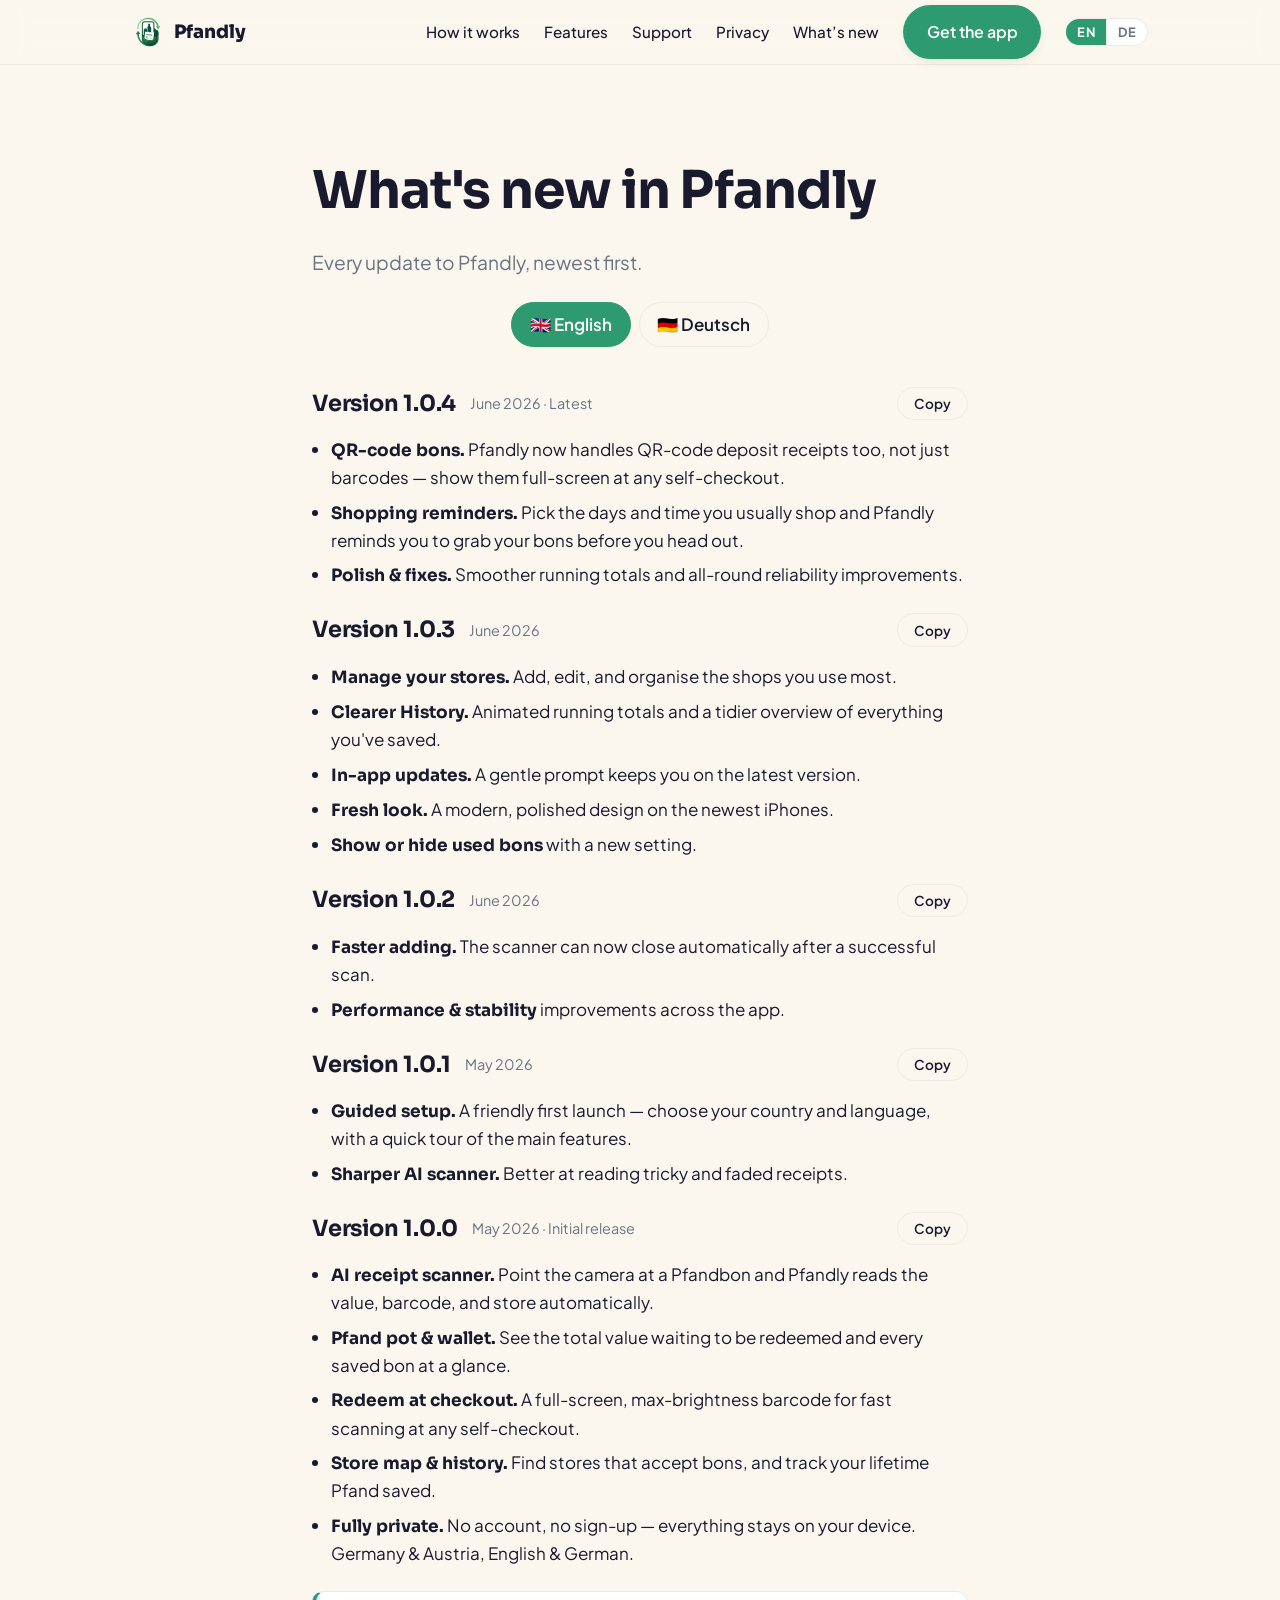
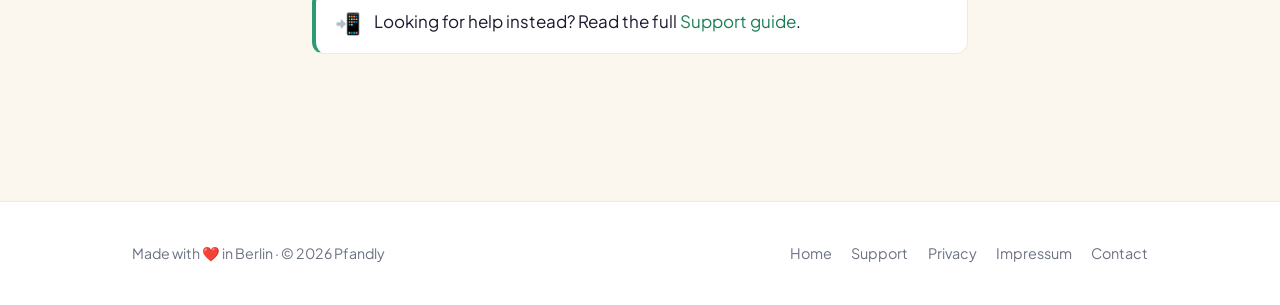
<file: changelog-en.html>
<!DOCTYPE html>
<html lang="en" data-page-lang="en">
<head>
<meta charset="utf-8">
<meta name="viewport" content="width=device-width, initial-scale=1">
<title>What's new — Pfandly</title>
<meta name="description" content="Pfandly changelog. See what's new in each version of the Pfandly bottle-deposit wallet app.">
<link rel="icon" href="assets/img/favicon.png">
<link rel="stylesheet" href="assets/css/styles.css">
<script src="assets/js/site.js"></script>
<link rel="canonical" href="https://pfandlybon.com/changelog-en.html">
<meta name="robots" content="index, follow, max-image-preview:large">
<link rel="alternate" hreflang="en" href="https://pfandlybon.com/changelog-en.html">
<link rel="alternate" hreflang="de" href="https://pfandlybon.com/changelog-de.html">
<link rel="alternate" hreflang="x-default" href="https://pfandlybon.com/changelog-en.html">
<meta property="og:title" content="What's new — Pfandly">
<meta property="og:description" content="See what's new in each version of the Pfandly bottle-deposit wallet app.">
<meta property="og:type" content="website">
<meta property="og:site_name" content="Pfandly">
<meta property="og:url" content="https://pfandlybon.com/changelog-en.html">
<meta property="og:image" content="https://pfandlybon.com/assets/img/icon.png">
<meta property="og:locale" content="en">
<meta name="twitter:card" content="summary_large_image">
<meta name="twitter:title" content="What's new — Pfandly">
<meta name="twitter:description" content="See what's new in each version of the Pfandly app.">
<meta name="twitter:image" content="https://pfandlybon.com/assets/img/icon.png">
<meta name="theme-color" content="#FBF7EF">
</head>
<body>

<nav class="nav"><div class="container nav__inner">
  <a class="nav__brand" href="index.html"><img src="assets/img/icon.png" alt="Pfandly logo">Pfandly</a>
  <button class="nav__toggle" aria-label="Menu" aria-expanded="false" aria-controls="navmenu"><span></span></button>
  <div class="nav__links" id="navmenu">
    <a href="index.html#how" data-i18n="nav.how">How it works</a>
    <a href="index.html#features" data-i18n="nav.features">Features</a>
    <a href="support-en.html" data-nav-support data-i18n="nav.support">Support</a>
    <a href="privacy.html" data-i18n="nav.privacy">Privacy</a>
    <a href="changelog-en.html" data-nav-changelog data-i18n="nav.changelog">What’s new</a>
    <a class="btn btn--primary" href="index.html#get" data-i18n="nav.get">Get the app</a>
    <div class="lang-switch" role="group" aria-label="Language">
      <button type="button" data-lang="en">EN</button>
      <button type="button" data-lang="de">DE</button>
    </div>
  </div>
</div></nav>

<main class="container prose section">
  <h1>What's new in Pfandly</h1>
  <p class="lead">Every update to Pfandly, newest first.</p>

  <nav class="langbar">
    <a href="changelog-en.html" class="is-active">🇬🇧 English</a>
    <a href="changelog-de.html">🇩🇪 Deutsch</a>
  </nav>

  <!-- ====================================================================
       HOW TO ADD A NEW VERSION
       1. Copy one <section class="release"> block below.
       2. Update the version number, date, and bullet list.
       3. Update the hidden <pre id="cl-en-XYZ"> with the SAME notes as
          plain text — that is exactly what the Copy button puts on the
          clipboard for the App Store / Google Play "What's new" field.
       4. Point the button's data-copy at that pre's id.
       Keep this English file and changelog-de.html in sync.
       ==================================================================== -->

  <!-- ---------- v1.0.4 ---------- -->
  <section class="release">
    <div class="release__head">
      <h2 id="v1-0-4">Version 1.0.4</h2>
      <span class="release__date">June 2026 · Latest</span>
      <button type="button" class="btn btn--ghost release__copy" data-copy="cl-en-104">Copy</button>
    </div>
    <ul>
      <li><strong>QR-code bons.</strong> Pfandly now handles QR-code deposit receipts too, not just barcodes — show them full-screen at any self-checkout.</li>
      <li><strong>Shopping reminders.</strong> Pick the days and time you usually shop and Pfandly reminds you to grab your bons before you head out.</li>
      <li><strong>Polish &amp; fixes.</strong> Smoother running totals and all-round reliability improvements.</li>
    </ul>
    <pre id="cl-en-104" class="hidden">• QR-code bons — Pfandly now handles QR-code deposit receipts too, not just barcodes. Show them full-screen at any self-checkout.
• Shopping reminders — Pick the days and time you usually shop and Pfandly reminds you to grab your bons before you head out.
• Plus smoother totals and reliability fixes.</pre>
  </section>

  <!-- ---------- v1.0.3 ---------- -->
  <section class="release">
    <div class="release__head">
      <h2 id="v1-0-3">Version 1.0.3</h2>
      <span class="release__date">June 2026</span>
      <button type="button" class="btn btn--ghost release__copy" data-copy="cl-en-103">Copy</button>
    </div>
    <ul>
      <li><strong>Manage your stores.</strong> Add, edit, and organise the shops you use most.</li>
      <li><strong>Clearer History.</strong> Animated running totals and a tidier overview of everything you've saved.</li>
      <li><strong>In-app updates.</strong> A gentle prompt keeps you on the latest version.</li>
      <li><strong>Fresh look.</strong> A modern, polished design on the newest iPhones.</li>
      <li><strong>Show or hide used bons</strong> with a new setting.</li>
    </ul>
    <pre id="cl-en-103" class="hidden">• Manage your stores — add, edit, and organise the shops you use most.
• Clearer History with animated running totals.
• In-app update prompts to keep you on the latest version.
• A fresh, modern look on the newest iPhones.
• New setting to show or hide already-used bons.</pre>
  </section>

  <!-- ---------- v1.0.2 ---------- -->
  <section class="release">
    <div class="release__head">
      <h2 id="v1-0-2">Version 1.0.2</h2>
      <span class="release__date">June 2026</span>
      <button type="button" class="btn btn--ghost release__copy" data-copy="cl-en-102">Copy</button>
    </div>
    <ul>
      <li><strong>Faster adding.</strong> The scanner can now close automatically after a successful scan.</li>
      <li><strong>Performance &amp; stability</strong> improvements across the app.</li>
    </ul>
    <pre id="cl-en-102" class="hidden">• Faster adding — the scanner can now close automatically after a successful scan.
• Performance and stability improvements across the app.</pre>
  </section>

  <!-- ---------- v1.0.1 ---------- -->
  <section class="release">
    <div class="release__head">
      <h2 id="v1-0-1">Version 1.0.1</h2>
      <span class="release__date">May 2026</span>
      <button type="button" class="btn btn--ghost release__copy" data-copy="cl-en-101">Copy</button>
    </div>
    <ul>
      <li><strong>Guided setup.</strong> A friendly first launch — choose your country and language, with a quick tour of the main features.</li>
      <li><strong>Sharper AI scanner.</strong> Better at reading tricky and faded receipts.</li>
    </ul>
    <pre id="cl-en-101" class="hidden">• Guided setup — a friendly first launch where you choose your country and language, with a quick tour of the main features.
• Sharper AI scanner that's better at reading tricky and faded receipts.</pre>
  </section>

  <!-- ---------- v1.0.0 ---------- -->
  <section class="release">
    <div class="release__head">
      <h2 id="v1-0-0">Version 1.0.0</h2>
      <span class="release__date">May 2026 · Initial release</span>
      <button type="button" class="btn btn--ghost release__copy" data-copy="cl-en-100">Copy</button>
    </div>
    <ul>
      <li><strong>AI receipt scanner.</strong> Point the camera at a Pfandbon and Pfandly reads the value, barcode, and store automatically.</li>
      <li><strong>Pfand pot &amp; wallet.</strong> See the total value waiting to be redeemed and every saved bon at a glance.</li>
      <li><strong>Redeem at checkout.</strong> A full-screen, max-brightness barcode for fast scanning at any self-checkout.</li>
      <li><strong>Store map &amp; history.</strong> Find stores that accept bons, and track your lifetime Pfand saved.</li>
      <li><strong>Fully private.</strong> No account, no sign-up — everything stays on your device. Germany &amp; Austria, English &amp; German.</li>
    </ul>
    <pre id="cl-en-100" class="hidden">• AI receipt scanner — point the camera and Pfandly reads the value, barcode, and store automatically.
• Pfand pot & wallet — see the total waiting to be redeemed and every saved bon at a glance.
• Redeem at checkout — a full-screen, max-brightness barcode for fast scanning at any self-checkout.
• Store map & history — find stores that accept bons and track your lifetime Pfand saved.
• Fully private — no account, no sign-up. Everything stays on your device. Germany & Austria, English & German.</pre>
  </section>

  <div class="callout">
    <span class="callout__icon">📲</span>
    <div>Looking for help instead? Read the full <a href="support-en.html">Support guide</a>.</div>
  </div>
</main>

<footer class="footer"><div class="container footer__inner">
  <small data-i18n="foot.made">Made with ❤️ in Berlin · © 2026 Pfandly</small>
  <div class="footer__links">
    <a href="index.html" data-i18n="foot.home">Home</a>
    <a href="support-en.html" data-nav-support data-i18n="foot.support">Support</a>
    <a href="privacy.html" data-i18n="foot.privacy">Privacy</a>
    <a href="impressum.html" data-i18n="foot.impressum">Impressum</a>
    <a href="mailto:support@pfandlybon.com" data-i18n="foot.contact">Contact</a>
  </div>
</div></footer>

<script>
(function () {
  var COPIED = 'Copied ✓';
  document.querySelectorAll('.release__copy[data-copy]').forEach(function (btn) {
    btn.addEventListener('click', function () {
      var src = document.getElementById(btn.getAttribute('data-copy'));
      var text = src ? src.textContent.trim() : '';
      function done() {
        var old = btn.getAttribute('data-label') || btn.textContent;
        btn.setAttribute('data-label', old);
        btn.textContent = COPIED;
        btn.classList.add('is-copied');
        setTimeout(function () {
          btn.textContent = old;
          btn.classList.remove('is-copied');
        }, 1600);
      }
      if (navigator.clipboard && navigator.clipboard.writeText) {
        navigator.clipboard.writeText(text).then(done).catch(fallback);
      } else { fallback(); }
      function fallback() {
        var ta = document.createElement('textarea');
        ta.value = text; ta.setAttribute('readonly', '');
        ta.style.position = 'absolute'; ta.style.left = '-9999px';
        document.body.appendChild(ta); ta.select();
        try { document.execCommand('copy'); done(); } catch (e) {}
        document.body.removeChild(ta);
      }
    });
  });
})();
</script>
</body></html>
</file>
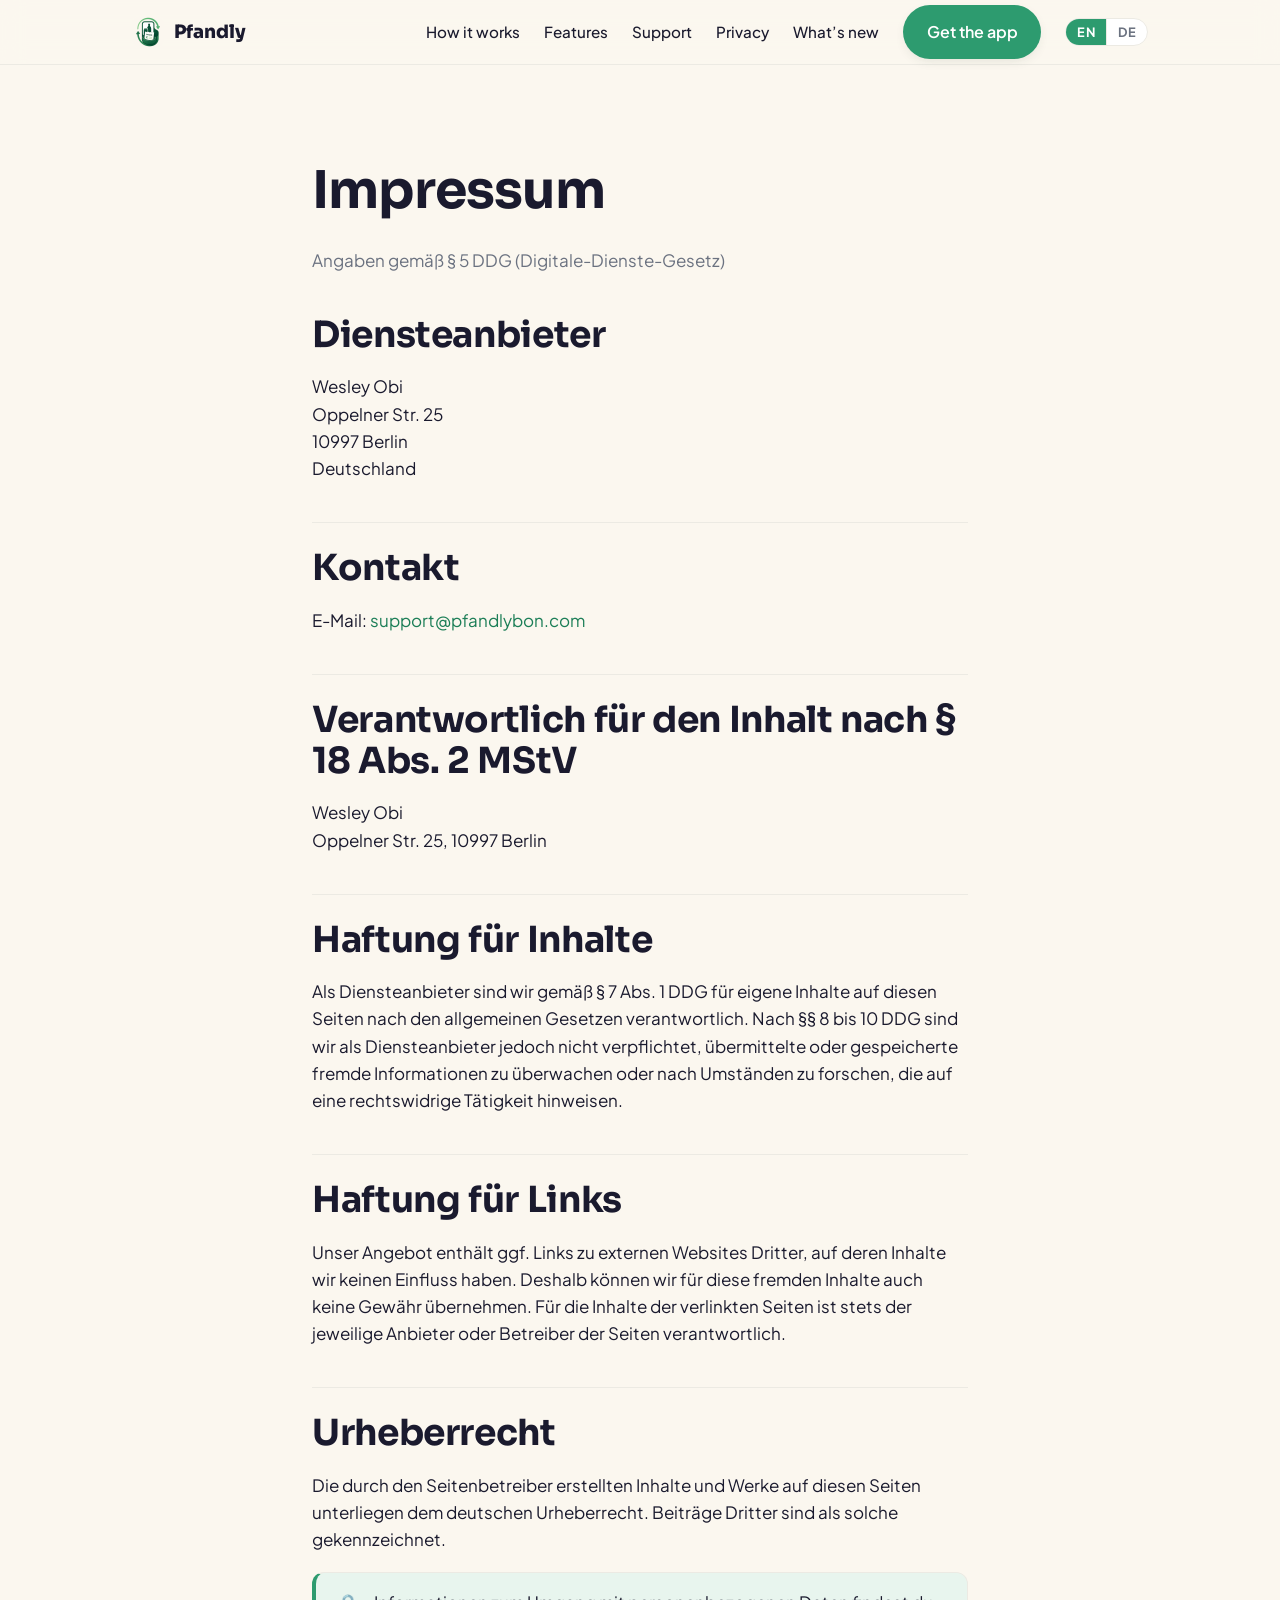
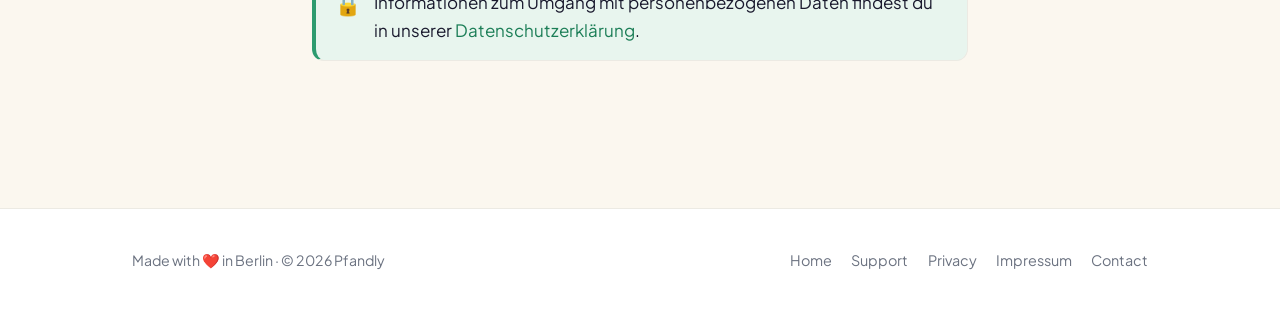
<file: impressum.html>
<!DOCTYPE html>
<html lang="de">
<head>
<meta charset="utf-8">
<meta name="viewport" content="width=device-width, initial-scale=1">
<title>Impressum — Pfandly</title>
<meta name="description" content="Impressum / Anbieterkennzeichnung für Pfandly (pfandlybon.com) gemäß § 5 DDG.">
<meta name="robots" content="noindex">
<link rel="icon" href="assets/img/favicon.png">
<link rel="stylesheet" href="assets/css/styles.css">
<script src="assets/js/site.js"></script>
<meta name="theme-color" content="#FBF7EF">
</head>
<body>

<nav class="nav"><div class="container nav__inner">
  <a class="nav__brand" href="index.html"><img src="assets/img/icon.png" alt="Pfandly logo">Pfandly</a>
  <button class="nav__toggle" aria-label="Menu" aria-expanded="false" aria-controls="navmenu"><span></span></button>
  <div class="nav__links" id="navmenu">
    <a href="index.html#how" data-i18n="nav.how">How it works</a>
    <a href="index.html#features" data-i18n="nav.features">Features</a>
    <a href="support-en.html" data-nav-support data-i18n="nav.support">Support</a>
    <a href="privacy.html" data-i18n="nav.privacy">Privacy</a>
    <a href="changelog-en.html" data-nav-changelog data-i18n="nav.changelog">What’s new</a>
    <a class="btn btn--primary" href="index.html#get" data-i18n="nav.get">Get the app</a>
    <div class="lang-switch" role="group" aria-label="Language">
      <button type="button" data-lang="en">EN</button>
      <button type="button" data-lang="de">DE</button>
    </div>
  </div>
</div></nav>

<main class="container prose section">
  <h1>Impressum</h1>
  <p class="muted">Angaben gemäß § 5 DDG (Digitale-Dienste-Gesetz)</p>

  <h2>Diensteanbieter</h2>
  <p>
    Wesley Obi<br>
    Oppelner Str. 25<br>
    10997 Berlin<br>
    Deutschland
  </p>

  <h2>Kontakt</h2>
  <p>
    E-Mail: <a href="mailto:support@pfandlybon.com">support@pfandlybon.com</a><br>
    <!-- Telefonnummer ist nicht zwingend, aber eine „schnelle elektronische
         Kontaktaufnahme" muss möglich sein (E-Mail genügt). Optional: -->
    <!-- Telefon: [optional] -->
  </p>

  <h2>Verantwortlich für den Inhalt nach § 18 Abs. 2 MStV</h2>
  <p>
    Wesley Obi<br>
    Oppelner Str. 25, 10997 Berlin
  </p>

  <h2>Haftung für Inhalte</h2>
  <p>Als Diensteanbieter sind wir gemäß § 7 Abs. 1 DDG für eigene Inhalte auf diesen Seiten nach den allgemeinen Gesetzen verantwortlich. Nach §§ 8 bis 10 DDG sind wir als Diensteanbieter jedoch nicht verpflichtet, übermittelte oder gespeicherte fremde Informationen zu überwachen oder nach Umständen zu forschen, die auf eine rechtswidrige Tätigkeit hinweisen.</p>

  <h2>Haftung für Links</h2>
  <p>Unser Angebot enthält ggf. Links zu externen Websites Dritter, auf deren Inhalte wir keinen Einfluss haben. Deshalb können wir für diese fremden Inhalte auch keine Gewähr übernehmen. Für die Inhalte der verlinkten Seiten ist stets der jeweilige Anbieter oder Betreiber der Seiten verantwortlich.</p>

  <h2>Urheberrecht</h2>
  <p>Die durch den Seitenbetreiber erstellten Inhalte und Werke auf diesen Seiten unterliegen dem deutschen Urheberrecht. Beiträge Dritter sind als solche gekennzeichnet.</p>

  <div class="callout callout--green">
    <span class="callout__icon">🔒</span>
    <div>Informationen zum Umgang mit personenbezogenen Daten findest du in unserer <a href="privacy.html">Datenschutzerklärung</a>.</div>
  </div>
</main>

<footer class="footer"><div class="container footer__inner">
  <small data-i18n="foot.made">Made with ❤️ in Berlin · © 2026 Pfandly</small>
  <div class="footer__links">
    <a href="index.html" data-i18n="foot.home">Home</a>
    <a href="support-en.html" data-nav-support data-i18n="foot.support">Support</a>
    <a href="privacy.html" data-i18n="foot.privacy">Privacy</a>
    <a href="impressum.html" data-i18n="foot.impressum">Impressum</a>
    <a href="mailto:support@pfandlybon.com" data-i18n="foot.contact">Contact</a>
  </div>
</div></footer>

</body>
</html>
</file>
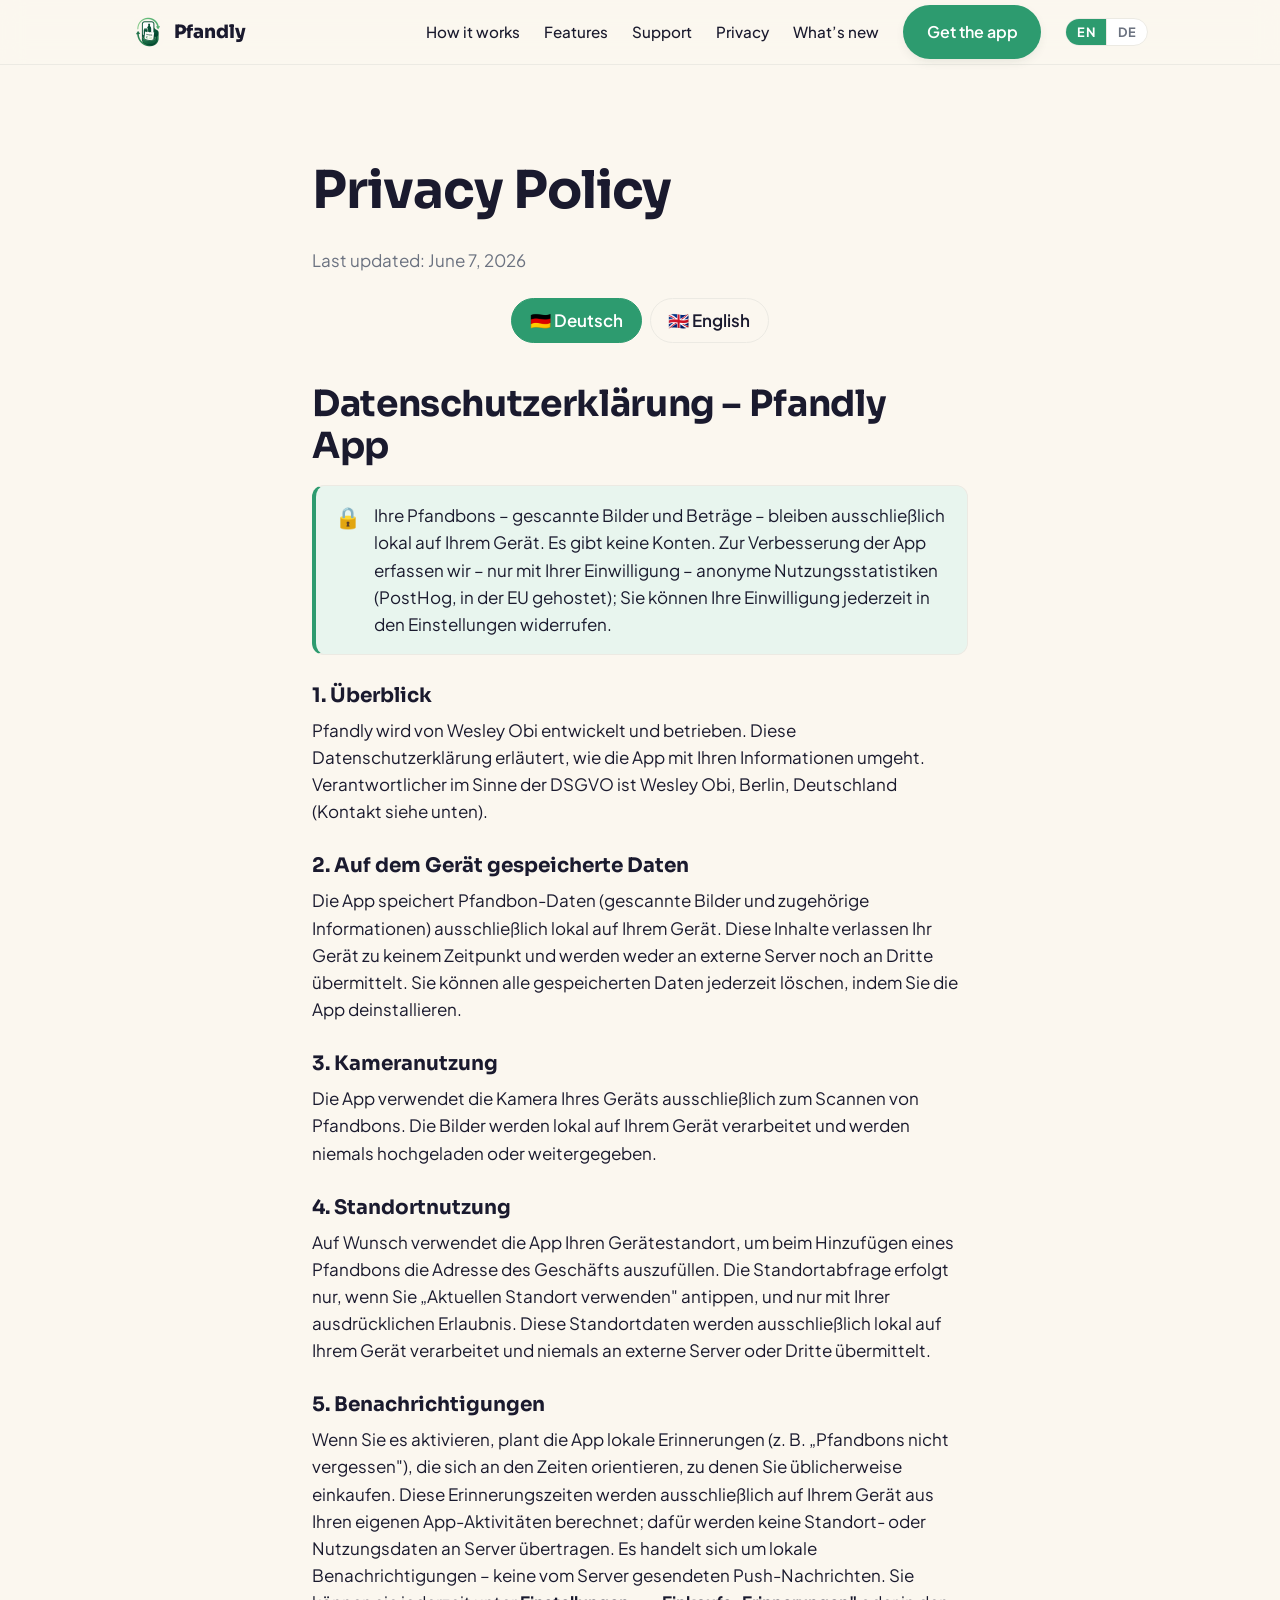
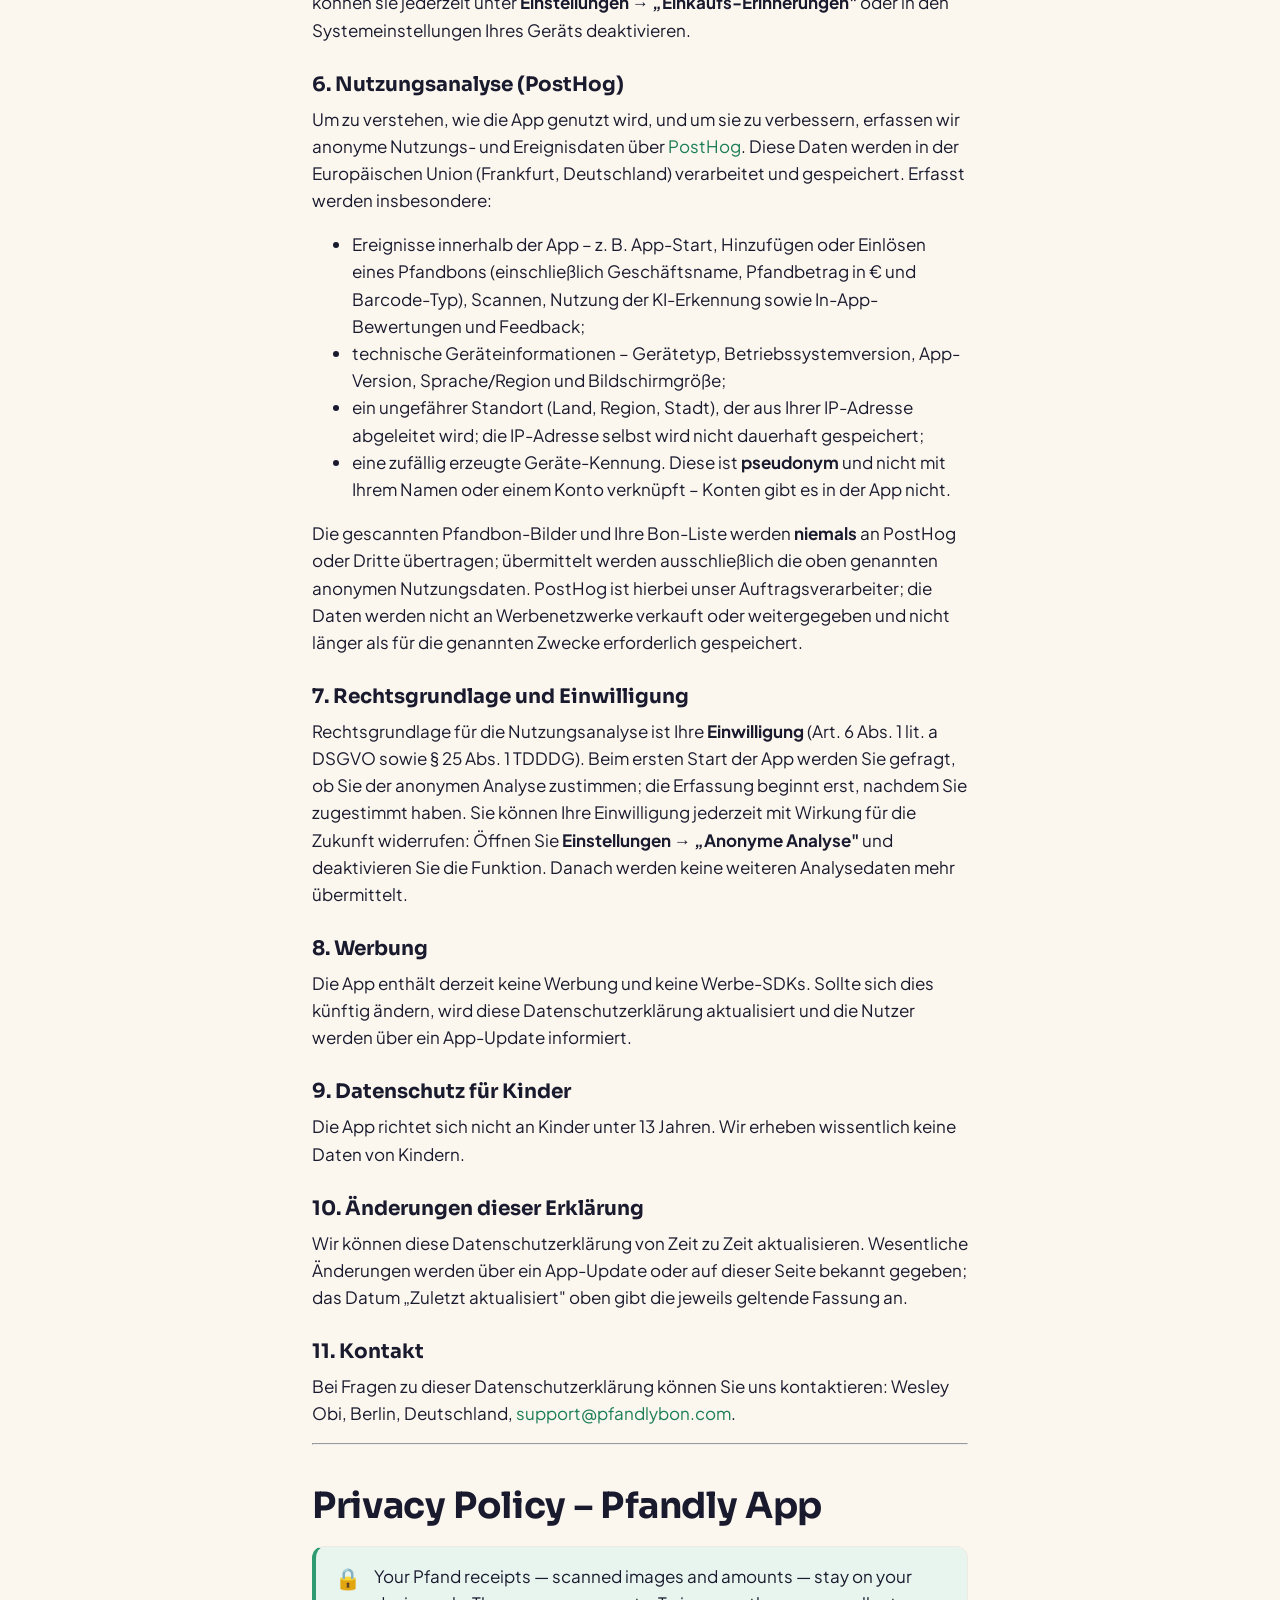
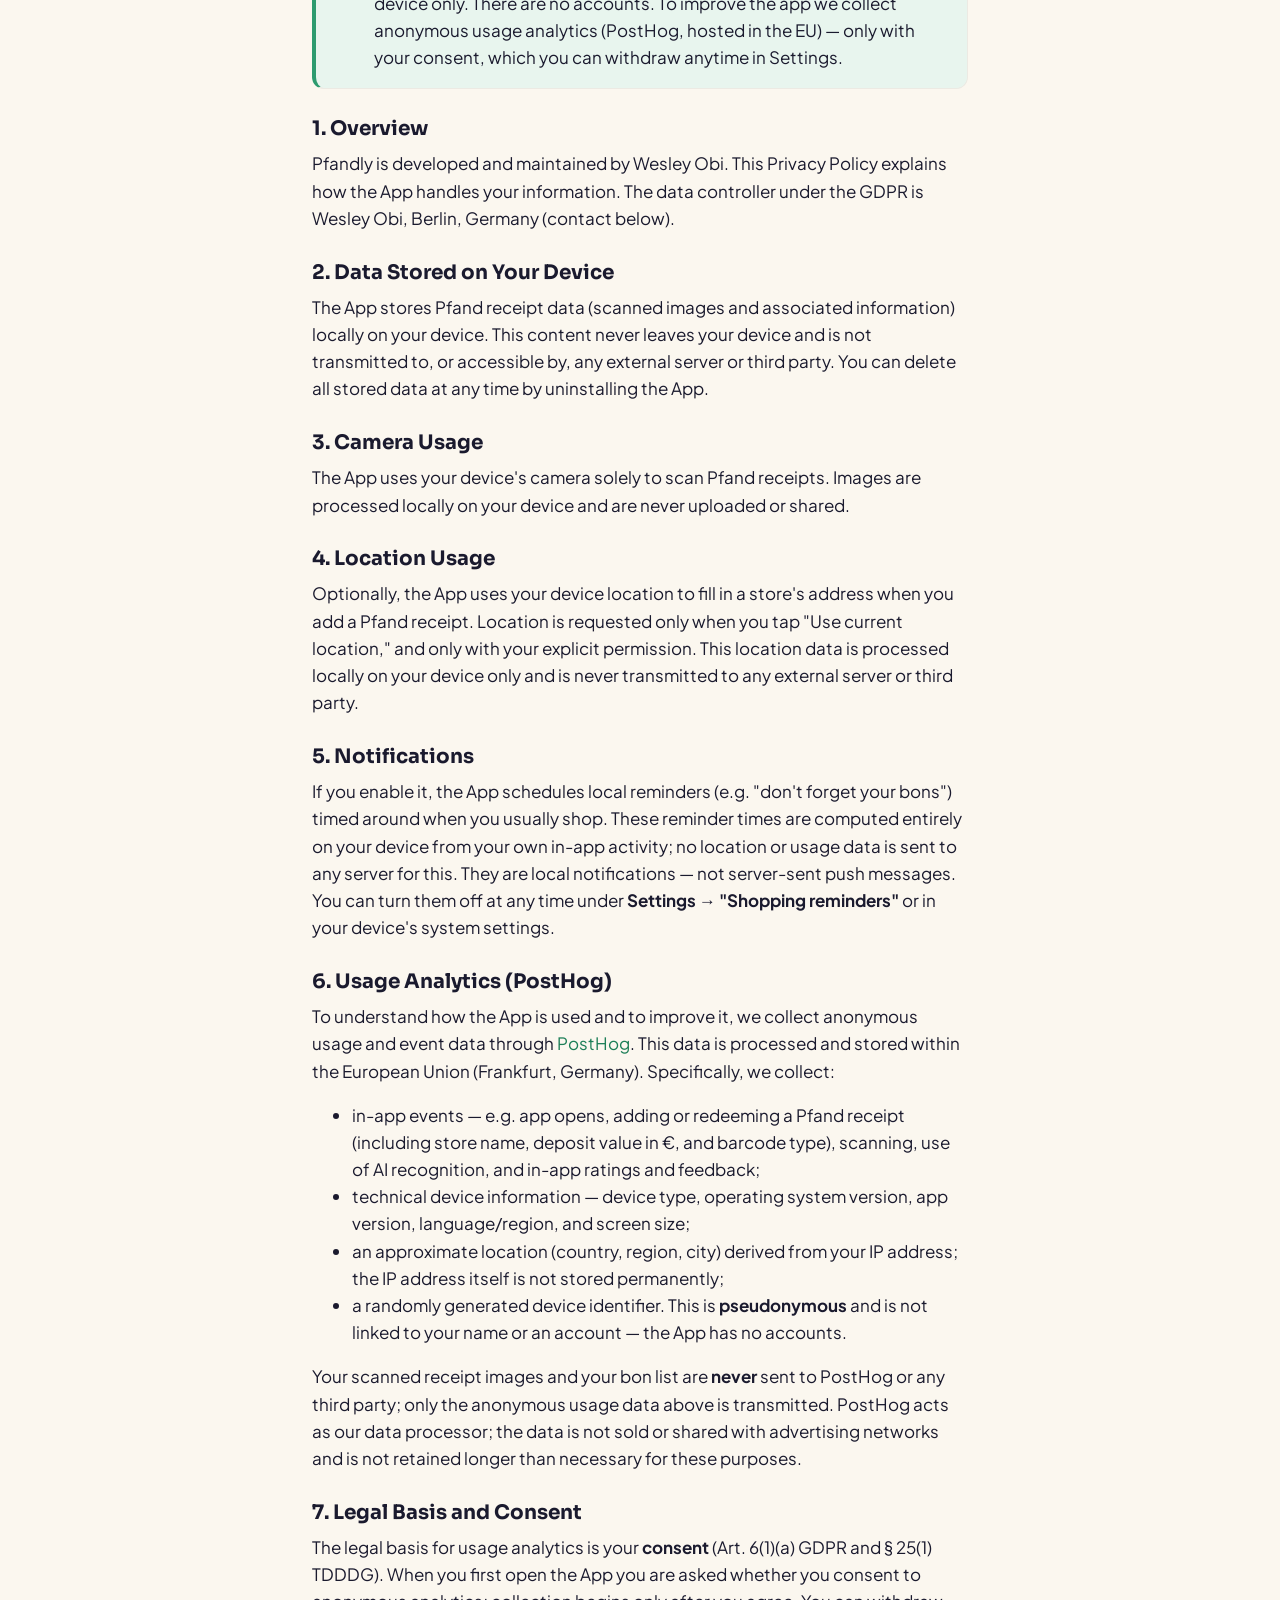
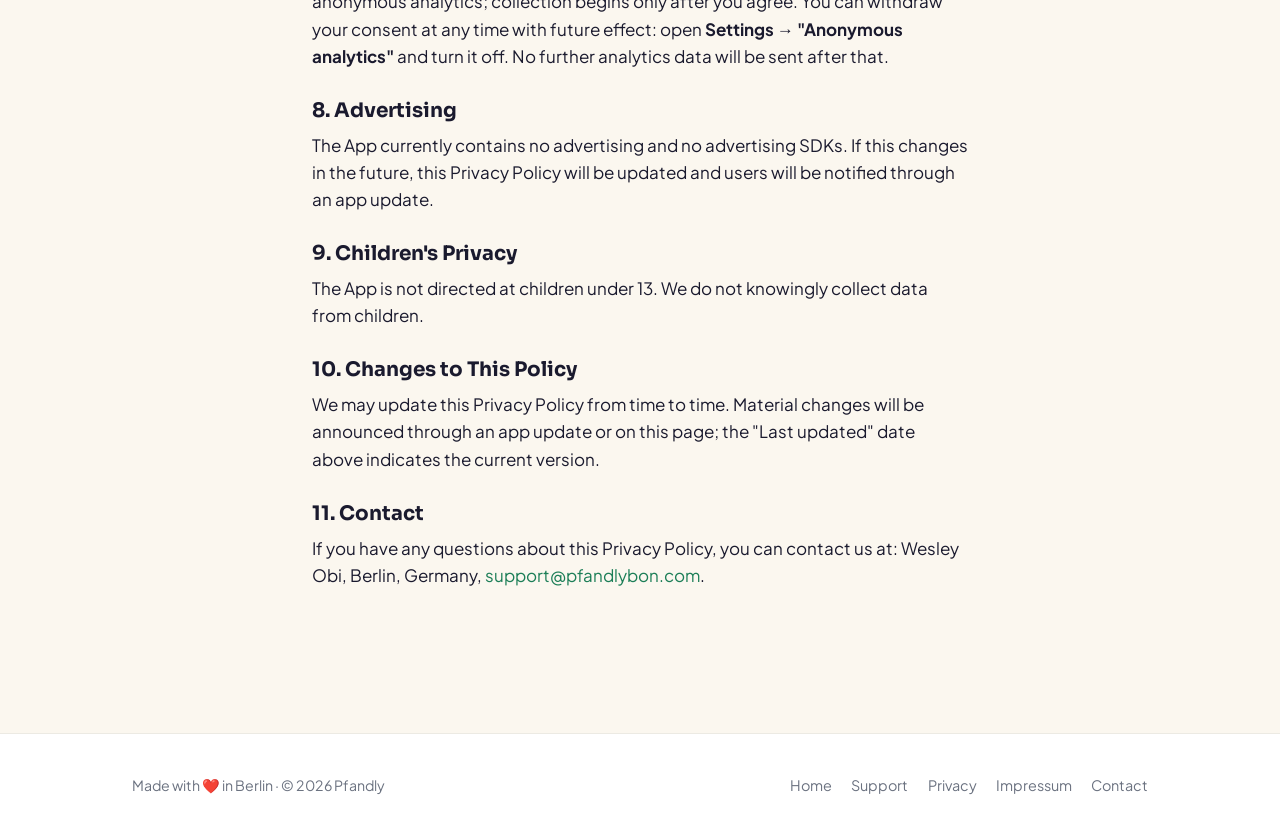
<file: privacy.html>
<!DOCTYPE html>
<html lang="en">
<head>
<meta charset="utf-8">
<meta name="viewport" content="width=device-width, initial-scale=1">
<title>Privacy Policy — Pfandly</title>
<meta name="description" content="Pfandly Privacy Policy / Datenschutzerklärung. Your Pfand receipts stay on your device. We collect anonymous usage analytics (PostHog, EU-hosted) to improve the app — opt out anytime.">
<link rel="icon" href="assets/img/favicon.png">
<link rel="stylesheet" href="assets/css/styles.css">
<script src="assets/js/site.js"></script>
<link rel="canonical" href="https://pfandlybon.com/privacy.html">
<meta name="robots" content="index, follow, max-image-preview:large">
<meta property="og:title" content="Privacy Policy — Pfandly">
<meta property="og:description" content="Pfandly Privacy Policy / Datenschutzerklärung. Your Pfand receipts stay on your device.">
<meta property="og:type" content="website">
<meta property="og:site_name" content="Pfandly">
<meta property="og:url" content="https://pfandlybon.com/privacy.html">
<meta property="og:image" content="https://pfandlybon.com/assets/img/icon.png">
<meta name="twitter:card" content="summary_large_image">
<meta name="twitter:title" content="Privacy Policy — Pfandly">
<meta name="twitter:description" content="Your Pfand receipts stay on your device.">
<meta name="twitter:image" content="https://pfandlybon.com/assets/img/icon.png">
<meta name="theme-color" content="#FBF7EF">
<script type="application/ld+json">
{
  "@context": "https://schema.org",
  "@type": "BreadcrumbList",
  "itemListElement": [
    { "@type": "ListItem", "position": 1, "name": "Home", "item": "https://pfandlybon.com/" },
    { "@type": "ListItem", "position": 2, "name": "Privacy Policy", "item": "https://pfandlybon.com/privacy.html" }
  ]
}
</script>
</head>
<body>

<nav class="nav"><div class="container nav__inner">
  <a class="nav__brand" href="index.html"><img src="assets/img/icon.png" alt="Pfandly logo">Pfandly</a>
  <button class="nav__toggle" aria-label="Menu" aria-expanded="false" aria-controls="navmenu"><span></span></button>
  <div class="nav__links" id="navmenu">
    <a href="index.html#how" data-i18n="nav.how">How it works</a>
    <a href="index.html#features" data-i18n="nav.features">Features</a>
    <a href="support-en.html" data-nav-support data-i18n="nav.support">Support</a>
    <a href="privacy.html" data-i18n="nav.privacy">Privacy</a>
    <a href="changelog-en.html" data-nav-changelog data-i18n="nav.changelog">What’s new</a>
    <a class="btn btn--primary" href="index.html#get" data-i18n="nav.get">Get the app</a>
    <div class="lang-switch" role="group" aria-label="Language">
      <button type="button" data-lang="en">EN</button>
      <button type="button" data-lang="de">DE</button>
    </div>
  </div>
</div></nav>

<main class="container prose section">
  <h1>Privacy Policy</h1>
  <p class="muted">Last updated: June 7, 2026</p>

  <nav class="langbar">
    <a href="privacy.html#de" class="is-active">🇩🇪 Deutsch</a>
    <a href="privacy.html#en">🇬🇧 English</a>
  </nav>

  <!-- ===== GERMAN ===== -->
  <section id="de">
    <h2>Datenschutzerklärung – Pfandly App</h2>

    <div class="callout callout--green">
      <span class="callout__icon">🔒</span>
      <div>Ihre Pfandbons – gescannte Bilder und Beträge – bleiben ausschließlich lokal auf Ihrem Gerät. Es gibt keine Konten. Zur Verbesserung der App erfassen wir – nur mit Ihrer Einwilligung – anonyme Nutzungsstatistiken (PostHog, in der EU gehostet); Sie können Ihre Einwilligung jederzeit in den Einstellungen widerrufen.</div>
    </div>

    <h3>1. Überblick</h3>
    <p>Pfandly wird von Wesley Obi entwickelt und betrieben. Diese Datenschutzerklärung erläutert, wie die App mit Ihren Informationen umgeht. Verantwortlicher im Sinne der DSGVO ist Wesley Obi, Berlin, Deutschland (Kontakt siehe unten).</p>

    <h3>2. Auf dem Gerät gespeicherte Daten</h3>
    <p>Die App speichert Pfandbon-Daten (gescannte Bilder und zugehörige Informationen) ausschließlich lokal auf Ihrem Gerät. Diese Inhalte verlassen Ihr Gerät zu keinem Zeitpunkt und werden weder an externe Server noch an Dritte übermittelt. Sie können alle gespeicherten Daten jederzeit löschen, indem Sie die App deinstallieren.</p>

    <h3>3. Kameranutzung</h3>
    <p>Die App verwendet die Kamera Ihres Geräts ausschließlich zum Scannen von Pfandbons. Die Bilder werden lokal auf Ihrem Gerät verarbeitet und werden niemals hochgeladen oder weitergegeben.</p>

    <h3>4. Standortnutzung</h3>
    <p>Auf Wunsch verwendet die App Ihren Gerätestandort, um beim Hinzufügen eines Pfandbons die Adresse des Geschäfts auszufüllen. Die Standortabfrage erfolgt nur, wenn Sie „Aktuellen Standort verwenden" antippen, und nur mit Ihrer ausdrücklichen Erlaubnis. Diese Standortdaten werden ausschließlich lokal auf Ihrem Gerät verarbeitet und niemals an externe Server oder Dritte übermittelt.</p>

    <h3>5. Benachrichtigungen</h3>
    <p>Wenn Sie es aktivieren, plant die App lokale Erinnerungen (z. B. „Pfandbons nicht vergessen"), die sich an den Zeiten orientieren, zu denen Sie üblicherweise einkaufen. Diese Erinnerungszeiten werden ausschließlich auf Ihrem Gerät aus Ihren eigenen App-Aktivitäten berechnet; dafür werden keine Standort- oder Nutzungsdaten an Server übertragen. Es handelt sich um lokale Benachrichtigungen – keine vom Server gesendeten Push-Nachrichten. Sie können sie jederzeit unter <strong>Einstellungen → „Einkaufs-Erinnerungen"</strong> oder in den Systemeinstellungen Ihres Geräts deaktivieren.</p>

    <h3>6. Nutzungsanalyse (PostHog)</h3>
    <p>Um zu verstehen, wie die App genutzt wird, und um sie zu verbessern, erfassen wir anonyme Nutzungs- und Ereignisdaten über <a href="https://posthog.com" rel="noopener" target="_blank">PostHog</a>. Diese Daten werden in der Europäischen Union (Frankfurt, Deutschland) verarbeitet und gespeichert. Erfasst werden insbesondere:</p>
    <ul>
      <li>Ereignisse innerhalb der App – z. B. App-Start, Hinzufügen oder Einlösen eines Pfandbons (einschließlich Geschäftsname, Pfandbetrag in € und Barcode-Typ), Scannen, Nutzung der KI-Erkennung sowie In-App-Bewertungen und Feedback;</li>
      <li>technische Geräteinformationen – Gerätetyp, Betriebssystemversion, App-Version, Sprache/Region und Bildschirmgröße;</li>
      <li>ein ungefährer Standort (Land, Region, Stadt), der aus Ihrer IP-Adresse abgeleitet wird; die IP-Adresse selbst wird nicht dauerhaft gespeichert;</li>
      <li>eine zufällig erzeugte Geräte-Kennung. Diese ist <strong>pseudonym</strong> und nicht mit Ihrem Namen oder einem Konto verknüpft – Konten gibt es in der App nicht.</li>
    </ul>
    <p>Die gescannten Pfandbon-Bilder und Ihre Bon-Liste werden <strong>niemals</strong> an PostHog oder Dritte übertragen; übermittelt werden ausschließlich die oben genannten anonymen Nutzungsdaten. PostHog ist hierbei unser Auftragsverarbeiter; die Daten werden nicht an Werbenetzwerke verkauft oder weitergegeben und nicht länger als für die genannten Zwecke erforderlich gespeichert.</p>

    <h3>7. Rechtsgrundlage und Einwilligung</h3>
    <p>Rechtsgrundlage für die Nutzungsanalyse ist Ihre <strong>Einwilligung</strong> (Art. 6 Abs. 1 lit. a DSGVO sowie § 25 Abs. 1 TDDDG). Beim ersten Start der App werden Sie gefragt, ob Sie der anonymen Analyse zustimmen; die Erfassung beginnt erst, nachdem Sie zugestimmt haben. Sie können Ihre Einwilligung jederzeit mit Wirkung für die Zukunft widerrufen: Öffnen Sie <strong>Einstellungen → „Anonyme Analyse"</strong> und deaktivieren Sie die Funktion. Danach werden keine weiteren Analysedaten mehr übermittelt.</p>

    <h3>8. Werbung</h3>
    <p>Die App enthält derzeit keine Werbung und keine Werbe-SDKs. Sollte sich dies künftig ändern, wird diese Datenschutzerklärung aktualisiert und die Nutzer werden über ein App-Update informiert.</p>

    <h3>9. Datenschutz für Kinder</h3>
    <p>Die App richtet sich nicht an Kinder unter 13 Jahren. Wir erheben wissentlich keine Daten von Kindern.</p>

    <h3>10. Änderungen dieser Erklärung</h3>
    <p>Wir können diese Datenschutzerklärung von Zeit zu Zeit aktualisieren. Wesentliche Änderungen werden über ein App-Update oder auf dieser Seite bekannt gegeben; das Datum „Zuletzt aktualisiert" oben gibt die jeweils geltende Fassung an.</p>

    <h3>11. Kontakt</h3>
    <p>Bei Fragen zu dieser Datenschutzerklärung können Sie uns kontaktieren: Wesley Obi, Berlin, Deutschland, <a href="mailto:support@pfandlybon.com">support@pfandlybon.com</a>.</p>
  </section>

  <hr>

  <!-- ===== ENGLISH ===== -->
  <section id="en">
    <h2>Privacy Policy – Pfandly App</h2>

    <div class="callout callout--green">
      <span class="callout__icon">🔒</span>
      <div>Your Pfand receipts — scanned images and amounts — stay on your device only. There are no accounts. To improve the app we collect anonymous usage analytics (PostHog, hosted in the EU) — only with your consent, which you can withdraw anytime in Settings.</div>
    </div>

    <h3>1. Overview</h3>
    <p>Pfandly is developed and maintained by Wesley Obi. This Privacy Policy explains how the App handles your information. The data controller under the GDPR is Wesley Obi, Berlin, Germany (contact below).</p>

    <h3>2. Data Stored on Your Device</h3>
    <p>The App stores Pfand receipt data (scanned images and associated information) locally on your device. This content never leaves your device and is not transmitted to, or accessible by, any external server or third party. You can delete all stored data at any time by uninstalling the App.</p>

    <h3>3. Camera Usage</h3>
    <p>The App uses your device's camera solely to scan Pfand receipts. Images are processed locally on your device and are never uploaded or shared.</p>

    <h3>4. Location Usage</h3>
    <p>Optionally, the App uses your device location to fill in a store's address when you add a Pfand receipt. Location is requested only when you tap "Use current location," and only with your explicit permission. This location data is processed locally on your device only and is never transmitted to any external server or third party.</p>

    <h3>5. Notifications</h3>
    <p>If you enable it, the App schedules local reminders (e.g. "don't forget your bons") timed around when you usually shop. These reminder times are computed entirely on your device from your own in-app activity; no location or usage data is sent to any server for this. They are local notifications — not server-sent push messages. You can turn them off at any time under <strong>Settings → "Shopping reminders"</strong> or in your device's system settings.</p>

    <h3>6. Usage Analytics (PostHog)</h3>
    <p>To understand how the App is used and to improve it, we collect anonymous usage and event data through <a href="https://posthog.com" rel="noopener" target="_blank">PostHog</a>. This data is processed and stored within the European Union (Frankfurt, Germany). Specifically, we collect:</p>
    <ul>
      <li>in-app events — e.g. app opens, adding or redeeming a Pfand receipt (including store name, deposit value in €, and barcode type), scanning, use of AI recognition, and in-app ratings and feedback;</li>
      <li>technical device information — device type, operating system version, app version, language/region, and screen size;</li>
      <li>an approximate location (country, region, city) derived from your IP address; the IP address itself is not stored permanently;</li>
      <li>a randomly generated device identifier. This is <strong>pseudonymous</strong> and is not linked to your name or an account — the App has no accounts.</li>
    </ul>
    <p>Your scanned receipt images and your bon list are <strong>never</strong> sent to PostHog or any third party; only the anonymous usage data above is transmitted. PostHog acts as our data processor; the data is not sold or shared with advertising networks and is not retained longer than necessary for these purposes.</p>

    <h3>7. Legal Basis and Consent</h3>
    <p>The legal basis for usage analytics is your <strong>consent</strong> (Art. 6(1)(a) GDPR and § 25(1) TDDDG). When you first open the App you are asked whether you consent to anonymous analytics; collection begins only after you agree. You can withdraw your consent at any time with future effect: open <strong>Settings → "Anonymous analytics"</strong> and turn it off. No further analytics data will be sent after that.</p>

    <h3>8. Advertising</h3>
    <p>The App currently contains no advertising and no advertising SDKs. If this changes in the future, this Privacy Policy will be updated and users will be notified through an app update.</p>

    <h3>9. Children's Privacy</h3>
    <p>The App is not directed at children under 13. We do not knowingly collect data from children.</p>

    <h3>10. Changes to This Policy</h3>
    <p>We may update this Privacy Policy from time to time. Material changes will be announced through an app update or on this page; the "Last updated" date above indicates the current version.</p>

    <h3>11. Contact</h3>
    <p>If you have any questions about this Privacy Policy, you can contact us at: Wesley Obi, Berlin, Germany, <a href="mailto:support@pfandlybon.com">support@pfandlybon.com</a>.</p>
  </section>
</main>

<footer class="footer"><div class="container footer__inner">
  <small data-i18n="foot.made">Made with ❤️ in Berlin · © 2026 Pfandly</small>
  <div class="footer__links">
    <a href="index.html" data-i18n="foot.home">Home</a>
    <a href="support-en.html" data-nav-support data-i18n="foot.support">Support</a>
    <a href="privacy.html" data-i18n="foot.privacy">Privacy</a>
    <a href="impressum.html" data-i18n="foot.impressum">Impressum</a>
    <a href="mailto:support@pfandlybon.com" data-i18n="foot.contact">Contact</a>
  </div>
</div></footer>
</body></html>
</file>
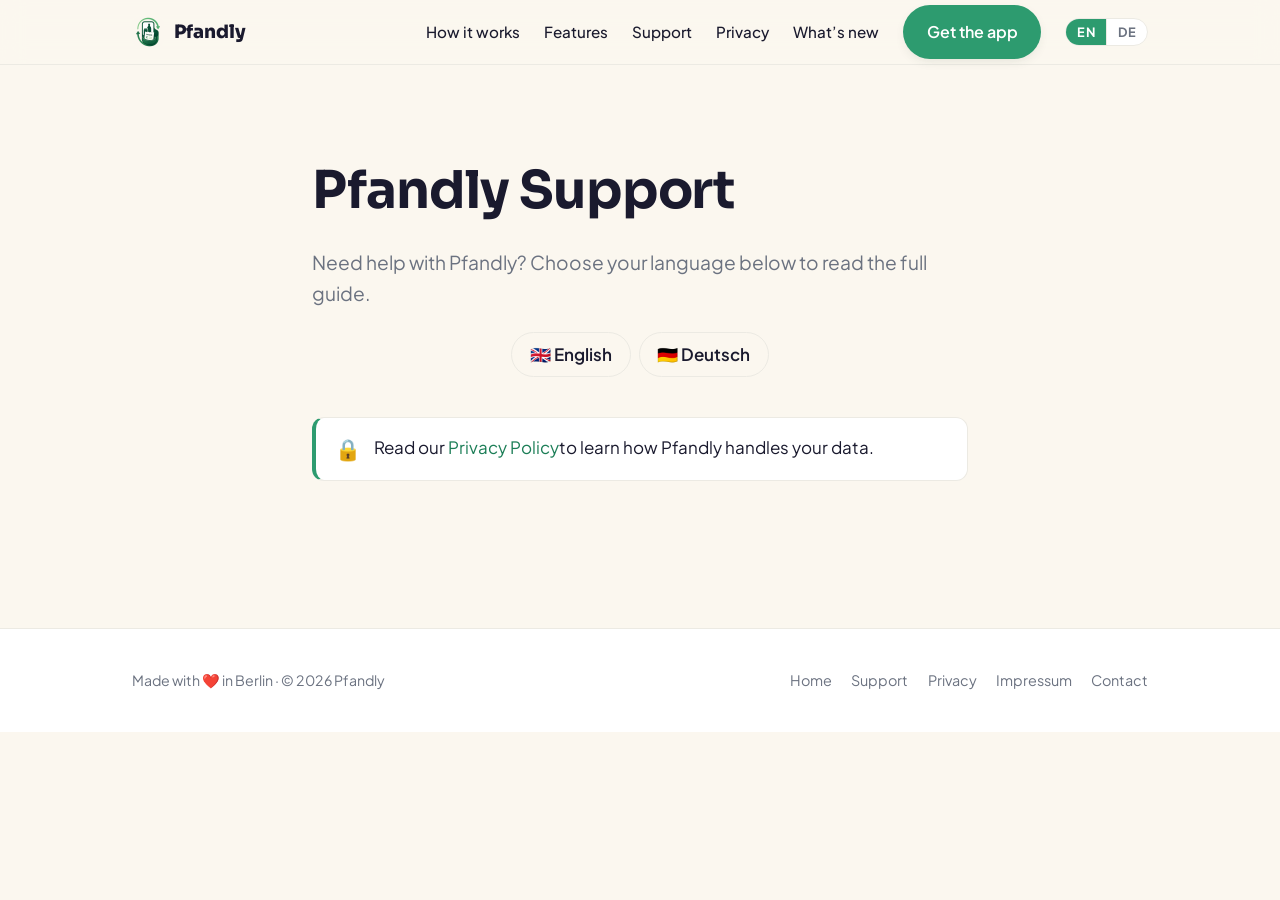
<file: support.html>
<!DOCTYPE html>
<html lang="en">
<head>
<meta charset="utf-8">
<meta name="viewport" content="width=device-width, initial-scale=1">
<title>Support — Pfandly</title>
<meta name="description" content="Pfandly support hub. Find help in English or German for the Pfandly bottle-deposit wallet app.">
<link rel="icon" href="assets/img/favicon.png">
<link rel="stylesheet" href="assets/css/styles.css">
<script src="assets/js/site.js"></script>
<link rel="canonical" href="https://pfandlybon.com/support.html">
<meta name="robots" content="index, follow, max-image-preview:large">
<link rel="alternate" hreflang="en" href="https://pfandlybon.com/support-en.html">
<link rel="alternate" hreflang="de" href="https://pfandlybon.com/support-de.html">
<link rel="alternate" hreflang="x-default" href="https://pfandlybon.com/support.html">
<meta property="og:title" content="Support — Pfandly">
<meta property="og:description" content="Pfandly support hub. Find help in English or German for the Pfandly bottle-deposit wallet app.">
<meta property="og:type" content="website">
<meta property="og:site_name" content="Pfandly">
<meta property="og:url" content="https://pfandlybon.com/support.html">
<meta property="og:image" content="https://pfandlybon.com/assets/img/icon.png">
<meta name="twitter:card" content="summary_large_image">
<meta name="twitter:title" content="Support — Pfandly">
<meta name="twitter:description" content="Pfandly support hub. Find help in English or German.">
<meta name="twitter:image" content="https://pfandlybon.com/assets/img/icon.png">
<meta name="theme-color" content="#FBF7EF">
<script type="application/ld+json">
{
  "@context": "https://schema.org",
  "@type": "BreadcrumbList",
  "itemListElement": [
    { "@type": "ListItem", "position": 1, "name": "Home", "item": "https://pfandlybon.com/" },
    { "@type": "ListItem", "position": 2, "name": "Support", "item": "https://pfandlybon.com/support.html" }
  ]
}
</script>
</head>
<body>

<nav class="nav"><div class="container nav__inner">
  <a class="nav__brand" href="index.html"><img src="assets/img/icon.png" alt="Pfandly logo">Pfandly</a>
  <button class="nav__toggle" aria-label="Menu" aria-expanded="false" aria-controls="navmenu"><span></span></button>
  <div class="nav__links" id="navmenu">
    <a href="index.html#how" data-i18n="nav.how">How it works</a>
    <a href="index.html#features" data-i18n="nav.features">Features</a>
    <a href="support-en.html" data-nav-support data-i18n="nav.support">Support</a>
    <a href="privacy.html" data-i18n="nav.privacy">Privacy</a>
    <a href="changelog-en.html" data-nav-changelog data-i18n="nav.changelog">What’s new</a>
    <a class="btn btn--primary" href="index.html#get" data-i18n="nav.get">Get the app</a>
    <div class="lang-switch" role="group" aria-label="Language">
      <button type="button" data-lang="en">EN</button>
      <button type="button" data-lang="de">DE</button>
    </div>
  </div>
</div></nav>

<main class="container prose section">
  <h1 data-i18n="hub.h1">Pfandly Support</h1>
  <p class="lead" data-i18n="hub.lead">Need help with Pfandly? Choose your language below to read the full guide.</p>

  <nav class="langbar">
    <a href="support-en.html">🇬🇧 English</a>
    <a href="support-de.html">🇩🇪 Deutsch</a>
  </nav>

  <div class="callout">
    <span class="callout__icon">🔒</span>
    <div>
      <span data-i18n="hub.privacy">Read our</span> <a href="privacy.html" data-i18n="hub.privacy.link">Privacy Policy</a><span data-i18n="hub.privacy.b2"> to learn how Pfandly handles your data.</span>
    </div>
  </div>
</main>

<footer class="footer"><div class="container footer__inner">
  <small data-i18n="foot.made">Made with ❤️ in Berlin · © 2026 Pfandly</small>
  <div class="footer__links">
    <a href="index.html" data-i18n="foot.home">Home</a>
    <a href="support-en.html" data-nav-support data-i18n="foot.support">Support</a>
    <a href="privacy.html" data-i18n="foot.privacy">Privacy</a>
    <a href="impressum.html" data-i18n="foot.impressum">Impressum</a>
    <a href="mailto:support@pfandlybon.com" data-i18n="foot.contact">Contact</a>
  </div>
</div></footer>
</body></html>
</file>
<file: assets/css/styles.css>
/* ==========================================================================
   Pfandly — pfandlybon.com  ·  shared stylesheet (the design contract)
   Palette pulled straight from the app's lib/theme.ts.
   Every page links ONLY this file. Use these classes; don't invent new globals.
   ========================================================================== */

/* Self-hosted Google Fonts (Plus Jakarta Sans + Sora) — served from
   assets/fonts/ so no visitor IP is sent to Google's CDN. Required for
   GDPR compliance in Germany (LG Munich I, 2022). latin + latin-ext only. */
/* Plus Jakarta Sans 400 — latin-ext (self-hosted, GDPR) */
@font-face {
  font-family: 'Plus Jakarta Sans';
  font-style: normal;
  font-weight: 400;
  font-display: swap;
  src: url(../fonts/jakarta-400-latin-ext.woff2) format('woff2');
  unicode-range: U+0100-02BA, U+02BD-02C5, U+02C7-02CC, U+02CE-02D7, U+02DD-02FF, U+0304, U+0308, U+0329, U+1D00-1DBF, U+1E00-1E9F, U+1EF2-1EFF, U+2020, U+20A0-20AB, U+20AD-20C0, U+2113, U+2C60-2C7F, U+A720-A7FF;
}
/* Plus Jakarta Sans 400 — latin (self-hosted, GDPR) */
@font-face {
  font-family: 'Plus Jakarta Sans';
  font-style: normal;
  font-weight: 400;
  font-display: swap;
  src: url(../fonts/jakarta-400-latin.woff2) format('woff2');
  unicode-range: U+0000-00FF, U+0131, U+0152-0153, U+02BB-02BC, U+02C6, U+02DA, U+02DC, U+0304, U+0308, U+0329, U+2000-206F, U+20AC, U+2122, U+2191, U+2193, U+2212, U+2215, U+FEFF, U+FFFD;
}
/* Plus Jakarta Sans 500 — latin-ext (self-hosted, GDPR) */
@font-face {
  font-family: 'Plus Jakarta Sans';
  font-style: normal;
  font-weight: 500;
  font-display: swap;
  src: url(../fonts/jakarta-500-latin-ext.woff2) format('woff2');
  unicode-range: U+0100-02BA, U+02BD-02C5, U+02C7-02CC, U+02CE-02D7, U+02DD-02FF, U+0304, U+0308, U+0329, U+1D00-1DBF, U+1E00-1E9F, U+1EF2-1EFF, U+2020, U+20A0-20AB, U+20AD-20C0, U+2113, U+2C60-2C7F, U+A720-A7FF;
}
/* Plus Jakarta Sans 500 — latin (self-hosted, GDPR) */
@font-face {
  font-family: 'Plus Jakarta Sans';
  font-style: normal;
  font-weight: 500;
  font-display: swap;
  src: url(../fonts/jakarta-500-latin.woff2) format('woff2');
  unicode-range: U+0000-00FF, U+0131, U+0152-0153, U+02BB-02BC, U+02C6, U+02DA, U+02DC, U+0304, U+0308, U+0329, U+2000-206F, U+20AC, U+2122, U+2191, U+2193, U+2212, U+2215, U+FEFF, U+FFFD;
}
/* Plus Jakarta Sans 600 — latin-ext (self-hosted, GDPR) */
@font-face {
  font-family: 'Plus Jakarta Sans';
  font-style: normal;
  font-weight: 600;
  font-display: swap;
  src: url(../fonts/jakarta-600-latin-ext.woff2) format('woff2');
  unicode-range: U+0100-02BA, U+02BD-02C5, U+02C7-02CC, U+02CE-02D7, U+02DD-02FF, U+0304, U+0308, U+0329, U+1D00-1DBF, U+1E00-1E9F, U+1EF2-1EFF, U+2020, U+20A0-20AB, U+20AD-20C0, U+2113, U+2C60-2C7F, U+A720-A7FF;
}
/* Plus Jakarta Sans 600 — latin (self-hosted, GDPR) */
@font-face {
  font-family: 'Plus Jakarta Sans';
  font-style: normal;
  font-weight: 600;
  font-display: swap;
  src: url(../fonts/jakarta-600-latin.woff2) format('woff2');
  unicode-range: U+0000-00FF, U+0131, U+0152-0153, U+02BB-02BC, U+02C6, U+02DA, U+02DC, U+0304, U+0308, U+0329, U+2000-206F, U+20AC, U+2122, U+2191, U+2193, U+2212, U+2215, U+FEFF, U+FFFD;
}
/* Plus Jakarta Sans 700 — latin-ext (self-hosted, GDPR) */
@font-face {
  font-family: 'Plus Jakarta Sans';
  font-style: normal;
  font-weight: 700;
  font-display: swap;
  src: url(../fonts/jakarta-700-latin-ext.woff2) format('woff2');
  unicode-range: U+0100-02BA, U+02BD-02C5, U+02C7-02CC, U+02CE-02D7, U+02DD-02FF, U+0304, U+0308, U+0329, U+1D00-1DBF, U+1E00-1E9F, U+1EF2-1EFF, U+2020, U+20A0-20AB, U+20AD-20C0, U+2113, U+2C60-2C7F, U+A720-A7FF;
}
/* Plus Jakarta Sans 700 — latin (self-hosted, GDPR) */
@font-face {
  font-family: 'Plus Jakarta Sans';
  font-style: normal;
  font-weight: 700;
  font-display: swap;
  src: url(../fonts/jakarta-700-latin.woff2) format('woff2');
  unicode-range: U+0000-00FF, U+0131, U+0152-0153, U+02BB-02BC, U+02C6, U+02DA, U+02DC, U+0304, U+0308, U+0329, U+2000-206F, U+20AC, U+2122, U+2191, U+2193, U+2212, U+2215, U+FEFF, U+FFFD;
}
/* Sora 600 — latin-ext (self-hosted, GDPR) */
@font-face {
  font-family: 'Sora';
  font-style: normal;
  font-weight: 600;
  font-display: swap;
  src: url(../fonts/sora-600-latin-ext.woff2) format('woff2');
  unicode-range: U+0100-02BA, U+02BD-02C5, U+02C7-02CC, U+02CE-02D7, U+02DD-02FF, U+0304, U+0308, U+0329, U+1D00-1DBF, U+1E00-1E9F, U+1EF2-1EFF, U+2020, U+20A0-20AB, U+20AD-20C0, U+2113, U+2C60-2C7F, U+A720-A7FF;
}
/* Sora 600 — latin (self-hosted, GDPR) */
@font-face {
  font-family: 'Sora';
  font-style: normal;
  font-weight: 600;
  font-display: swap;
  src: url(../fonts/sora-600-latin.woff2) format('woff2');
  unicode-range: U+0000-00FF, U+0131, U+0152-0153, U+02BB-02BC, U+02C6, U+02DA, U+02DC, U+0304, U+0308, U+0329, U+2000-206F, U+20AC, U+2122, U+2191, U+2193, U+2212, U+2215, U+FEFF, U+FFFD;
}
/* Sora 700 — latin-ext (self-hosted, GDPR) */
@font-face {
  font-family: 'Sora';
  font-style: normal;
  font-weight: 700;
  font-display: swap;
  src: url(../fonts/sora-700-latin-ext.woff2) format('woff2');
  unicode-range: U+0100-02BA, U+02BD-02C5, U+02C7-02CC, U+02CE-02D7, U+02DD-02FF, U+0304, U+0308, U+0329, U+1D00-1DBF, U+1E00-1E9F, U+1EF2-1EFF, U+2020, U+20A0-20AB, U+20AD-20C0, U+2113, U+2C60-2C7F, U+A720-A7FF;
}
/* Sora 700 — latin (self-hosted, GDPR) */
@font-face {
  font-family: 'Sora';
  font-style: normal;
  font-weight: 700;
  font-display: swap;
  src: url(../fonts/sora-700-latin.woff2) format('woff2');
  unicode-range: U+0000-00FF, U+0131, U+0152-0153, U+02BB-02BC, U+02C6, U+02DA, U+02DC, U+0304, U+0308, U+0329, U+2000-206F, U+20AC, U+2122, U+2191, U+2193, U+2212, U+2215, U+FEFF, U+FFFD;
}
/* Sora 800 — latin-ext (self-hosted, GDPR) */
@font-face {
  font-family: 'Sora';
  font-style: normal;
  font-weight: 800;
  font-display: swap;
  src: url(../fonts/sora-800-latin-ext.woff2) format('woff2');
  unicode-range: U+0100-02BA, U+02BD-02C5, U+02C7-02CC, U+02CE-02D7, U+02DD-02FF, U+0304, U+0308, U+0329, U+1D00-1DBF, U+1E00-1E9F, U+1EF2-1EFF, U+2020, U+20A0-20AB, U+20AD-20C0, U+2113, U+2C60-2C7F, U+A720-A7FF;
}
/* Sora 800 — latin (self-hosted, GDPR) */
@font-face {
  font-family: 'Sora';
  font-style: normal;
  font-weight: 800;
  font-display: swap;
  src: url(../fonts/sora-800-latin.woff2) format('woff2');
  unicode-range: U+0000-00FF, U+0131, U+0152-0153, U+02BB-02BC, U+02C6, U+02DA, U+02DC, U+0304, U+0308, U+0329, U+2000-206F, U+20AC, U+2122, U+2191, U+2193, U+2212, U+2215, U+FEFF, U+FFFD;
}

:root {
  /* brand (light) */
  --green: #2D9B6F;
  --green-deep: #1C7E57;
  --green-bg: #E8F5EE;
  --honey: #FFF1D6;
  --honey-ink: #B5791A;
  --ink: #1A1A2E;
  --grey: #6B7280;
  --paper: #FBF7EF;
  --card: #FFFFFF;
  --line: #ECEAE3;
  --danger: #D2603A;
  --used: #9CA3AF;

  /* type */
  --font-body: 'Plus Jakarta Sans', -apple-system, BlinkMacSystemFont, 'Segoe UI', sans-serif;
  --font-head: 'Sora', var(--font-body);

  /* scale / shape */
  --maxw: 1080px;
  --maxw-prose: 720px;
  --radius: 18px;
  --radius-sm: 12px;
  --shadow: 0 10px 30px -12px rgba(40, 60, 40, 0.25);
  --shadow-sm: 0 4px 14px -6px rgba(40, 60, 40, 0.20);
  --gap: clamp(1rem, 3vw, 2rem);
}

@media (prefers-color-scheme: dark) {
  :root {
    --green: #35B07E;
    --green-deep: #1F8A60;
    --green-bg: #173026;
    --honey: #3A2F16;
    --honey-ink: #EBC069;
    --ink: #F4F2EB;
    --grey: #9BA199;
    --paper: #111310;
    --card: #1C1F1A;
    --line: #2C302A;
    --danger: #E5764F;
    --used: #6B7066;
    --shadow: 0 10px 30px -12px rgba(0, 0, 0, 0.6);
    --shadow-sm: 0 4px 14px -6px rgba(0, 0, 0, 0.5);
  }
}

/* ----- reset ----- */
*, *::before, *::after { box-sizing: border-box; }
html { scroll-behavior: smooth; -webkit-text-size-adjust: 100%; }
body {
  margin: 0;
  font-family: var(--font-body);
  color: var(--ink);
  background: var(--paper);
  line-height: 1.6;
  font-size: 17px;
  -webkit-font-smoothing: antialiased;
}
img { max-width: 100%; display: block; }
a { color: var(--green-deep); text-decoration: none; }
a:hover { text-decoration: underline; }
h1, h2, h3, h4 { font-family: var(--font-head); line-height: 1.15; color: var(--ink); margin: 0 0 .5em; }
h1 { font-size: clamp(2rem, 5vw, 3.25rem); letter-spacing: -0.02em; }
h2 { font-size: clamp(1.5rem, 3.5vw, 2.25rem); letter-spacing: -0.01em; }
h3 { font-size: 1.25rem; }
p { margin: 0 0 1rem; }

/* ----- layout ----- */
.container { width: 100%; max-width: var(--maxw); margin-inline: auto; padding-inline: clamp(1rem, 4vw, 2rem); }
.prose { max-width: var(--maxw-prose); }
.section { padding-block: clamp(3rem, 8vw, 6rem); }
.section--tight { padding-block: clamp(2rem, 5vw, 3.5rem); }
.center { text-align: center; }
.muted { color: var(--grey); }
.lead { font-size: 1.2rem; color: var(--grey); }

/* ----- top nav ----- */
.nav {
  position: sticky; top: 0; z-index: 50;
  background: color-mix(in srgb, var(--paper) 88%, transparent);
  backdrop-filter: saturate(180%) blur(12px);
  border-bottom: 1px solid var(--line);
}
.nav__inner { display: flex; align-items: center; justify-content: space-between; gap: 1rem; height: 64px; }
.nav__brand { display: flex; align-items: center; gap: .6rem; font-family: var(--font-head); font-weight: 800; font-size: 1.15rem; color: var(--ink); }
.nav__brand:hover { text-decoration: none; }
.nav__brand img { width: 32px; height: 32px; border-radius: 8px; }
.nav__links { display: flex; align-items: center; gap: 1.5rem; }
.nav__links a:not(.btn) { color: var(--ink); font-weight: 500; font-size: .95rem; }

/* language switch (segmented EN | DE) */
.lang-switch { display: inline-flex; border: 1px solid var(--line); border-radius: 999px; overflow: hidden; background: var(--card); }
.lang-switch button {
  appearance: none; border: 0; background: transparent; cursor: pointer;
  font-family: var(--font-body); font-weight: 700; font-size: .8rem; letter-spacing: .02em;
  color: var(--grey); padding: .4rem .7rem; line-height: 1; transition: background .15s ease, color .15s ease;
}
.lang-switch button + button { border-left: 1px solid var(--line); }
.lang-switch button:hover { color: var(--ink); }
.lang-switch button.is-active { background: var(--green); color: #fff; }

/* hamburger button — hidden on desktop */
.nav__toggle {
  display: none; appearance: none; border: 1px solid var(--line); background: var(--card);
  width: 42px; height: 42px; border-radius: 12px; cursor: pointer; padding: 0;
  position: relative; flex: none;
}
.nav__toggle span, .nav__toggle span::before, .nav__toggle span::after {
  content: ''; position: absolute; left: 50%; width: 18px; height: 2px; border-radius: 2px;
  background: var(--ink); transform: translateX(-50%); transition: transform .25s ease, opacity .2s ease;
}
.nav__toggle span { top: 50%; margin-top: -1px; }
.nav__toggle span::before { top: -6px; }
.nav__toggle span::after  { top: 6px; }
.nav__toggle.is-open span { background: transparent; }
.nav__toggle.is-open span::before { transform: translateX(-50%) translateY(6px) rotate(45deg); }
.nav__toggle.is-open span::after  { transform: translateX(-50%) translateY(-6px) rotate(-45deg); }

@media (max-width: 720px) {
  .nav__toggle { display: inline-flex; align-items: center; justify-content: center; }
  /* collapse the links into a dropdown panel */
  .nav__links {
    position: absolute; left: 0; right: 0; top: 64px;
    flex-direction: column; align-items: stretch; gap: 0;
    background: var(--paper); border-bottom: 1px solid var(--line);
    padding: .5rem clamp(1rem, 4vw, 2rem) 1.1rem;
    box-shadow: var(--shadow);
    /* hidden state: collapsed + non-interactive */
    max-height: 0; overflow: hidden; opacity: 0; pointer-events: none;
    transition: max-height .28s ease, opacity .2s ease, padding .28s ease;
    padding-block: 0;
  }
  .nav__links.is-open { max-height: 80vh; opacity: 1; pointer-events: auto; padding-block: .5rem 1.1rem; }
  .nav__links a:not(.btn) { padding: .85rem .25rem; border-bottom: 1px solid var(--line); font-size: 1.05rem; }
  .nav__links .btn { margin-top: .8rem; width: 100%; }
  .lang-switch { margin-top: .9rem; align-self: flex-start; }
}

/* ----- buttons ----- */
.btn {
  display: inline-flex; align-items: center; justify-content: center; gap: .5rem;
  padding: .8rem 1.4rem; border-radius: 999px; font-family: var(--font-body); font-weight: 600;
  font-size: 1rem; cursor: pointer; border: 1px solid transparent; transition: transform .12s ease, box-shadow .2s ease, background .2s ease;
  text-decoration: none; white-space: nowrap;
}
.btn:hover { text-decoration: none; transform: translateY(-1px); }
.btn:active { transform: translateY(0); }
.btn--primary { background: var(--green); color: #fff; box-shadow: var(--shadow-sm); }
.btn--primary:hover { background: var(--green-deep); color: #fff; }
.btn--ghost { background: transparent; color: var(--ink); border-color: var(--line); }
.btn--ghost:hover { background: var(--card); }
.btn--lg { padding: 1rem 1.8rem; font-size: 1.08rem; }

/* store badges (App Store / Google Play) */
.badges { display: flex; flex-wrap: wrap; gap: .8rem; }
.badge {
  display: inline-flex; align-items: center; gap: .6rem;
  background: var(--ink); color: var(--paper); padding: .7rem 1.2rem; border-radius: 14px;
  font-weight: 600; line-height: 1.1;
}
.badge:hover { text-decoration: none; opacity: .9; }
.badge small { display: block; font-size: .7rem; font-weight: 500; opacity: .8; }
.badge strong { font-size: 1.05rem; font-family: var(--font-head); }
.badge svg { width: 24px; height: 24px; flex: none; }

/* ----- cards / grids ----- */
.card { background: var(--card); border: 1px solid var(--line); border-radius: var(--radius); padding: 1.6rem; box-shadow: var(--shadow-sm); }
.grid { display: grid; gap: var(--gap); }
.grid--3 { grid-template-columns: repeat(3, 1fr); }
.grid--2 { grid-template-columns: repeat(2, 1fr); }
@media (max-width: 860px) { .grid--3 { grid-template-columns: 1fr; } .grid--2 { grid-template-columns: 1fr; } }

/* eyebrow + pill */
.eyebrow { display: inline-block; font-size: .8rem; font-weight: 700; letter-spacing: .08em; text-transform: uppercase; color: var(--green-deep); margin-bottom: .75rem; }
.pill { display: inline-flex; align-items: center; gap: .4rem; background: var(--green-bg); color: var(--green-deep); border-radius: 999px; padding: .35rem .85rem; font-size: .85rem; font-weight: 600; }

/* feature icon chip */
.chip { width: 48px; height: 48px; border-radius: 14px; display: grid; place-items: center; background: var(--green-bg); color: var(--green-deep); font-size: 1.5rem; margin-bottom: 1rem; }

/* numbered step */
.step__num { width: 40px; height: 40px; border-radius: 999px; background: var(--green); color: #fff; display: grid; place-items: center; font-family: var(--font-head); font-weight: 800; font-size: 1.1rem; margin-bottom: .8rem; }

/* ----- phone frame for screenshots ----- */
.phone { border-radius: 34px; border: 1px solid var(--line); background: var(--card); padding: 8px; box-shadow: var(--shadow); max-width: 280px; margin-inline: auto; }
.phone img { border-radius: 26px; width: 100%; }

/* a softly-tinted band */
.band { background: var(--green-bg); }
.band--honey { background: var(--honey); }

/* ----- callouts (used by support/privacy long-form) ----- */
.callout { display: flex; gap: .8rem; background: var(--card); border: 1px solid var(--line); border-left: 4px solid var(--green); border-radius: var(--radius-sm); padding: 1rem 1.2rem; margin: 1.2rem 0; }
.callout__icon { font-size: 1.3rem; line-height: 1.4; flex: none; }
.callout--green { border-left-color: var(--green); background: var(--green-bg); }
.callout--honey { border-left-color: var(--honey-ink); background: var(--honey); }
.callout--info { border-left-color: #3B82F6; }
.callout--danger { border-left-color: var(--danger); }

/* ----- language toggle (support pages) ----- */
.langbar { display: flex; gap: .5rem; justify-content: center; margin: 1.5rem 0 2.5rem; }
.langbar a { padding: .5rem 1.1rem; border-radius: 999px; border: 1px solid var(--line); color: var(--ink); font-weight: 600; }
.langbar a.is-active { background: var(--green); color: #fff; border-color: var(--green); }
.langbar a:hover { text-decoration: none; }

/* long-form helpers */
.prose h2 { margin-top: 2.5rem; padding-top: 1.5rem; border-top: 1px solid var(--line); }
.prose h2:first-of-type { border-top: 0; padding-top: 0; }
.prose h3 { margin-top: 1.8rem; }
.prose figure { margin: 1.2rem 0; }
.prose figure img { border-radius: var(--radius-sm); border: 1px solid var(--line); box-shadow: var(--shadow-sm); max-width: 300px; }
.prose figcaption { font-size: .85rem; color: var(--grey); margin-top: .5rem; }
.toc { background: var(--card); border: 1px solid var(--line); border-radius: var(--radius-sm); padding: 1.2rem 1.5rem; margin: 1.5rem 0 2rem; }
.toc ul { margin: .5rem 0 0; padding-left: 1.2rem; }
.toc li { margin: .3rem 0; }

/* ----- footer ----- */
.footer { border-top: 1px solid var(--line); background: var(--card); padding-block: 2.5rem; margin-top: 2rem; }
.footer__inner { display: flex; flex-wrap: wrap; gap: 1.5rem; justify-content: space-between; align-items: center; }
.footer__links { display: flex; flex-wrap: wrap; gap: 1.2rem; }
.footer__links a { color: var(--grey); font-size: .9rem; }
.footer small { color: var(--grey); }

/* ----- changelog ----- */
.release { margin: 1.5rem 0; }
.release__head { display: flex; flex-wrap: wrap; align-items: center; gap: .6rem .9rem; margin-bottom: 1rem; }
.release__head h2 { margin: 0; padding: 0; border-top: 0; font-size: 1.4rem; }
.release__date { color: var(--grey); font-size: .9rem; }
.release__copy { margin-left: auto; cursor: pointer; font-size: .85rem; padding: .45rem 1rem; }
.release__copy.is-copied { background: var(--green); color: #fff; border-color: var(--green); }
.release ul { margin: 0; padding-left: 1.2rem; }
.release li { margin: .45rem 0; }
.release li strong { font-family: var(--font-head); }

/* utilities */
.stack > * + * { margin-top: 1rem; }
.flex { display: flex; gap: 1rem; flex-wrap: wrap; align-items: center; }
.mt-0 { margin-top: 0; } .mb-0 { margin-bottom: 0; }
.hidden { display: none; }
</file>
